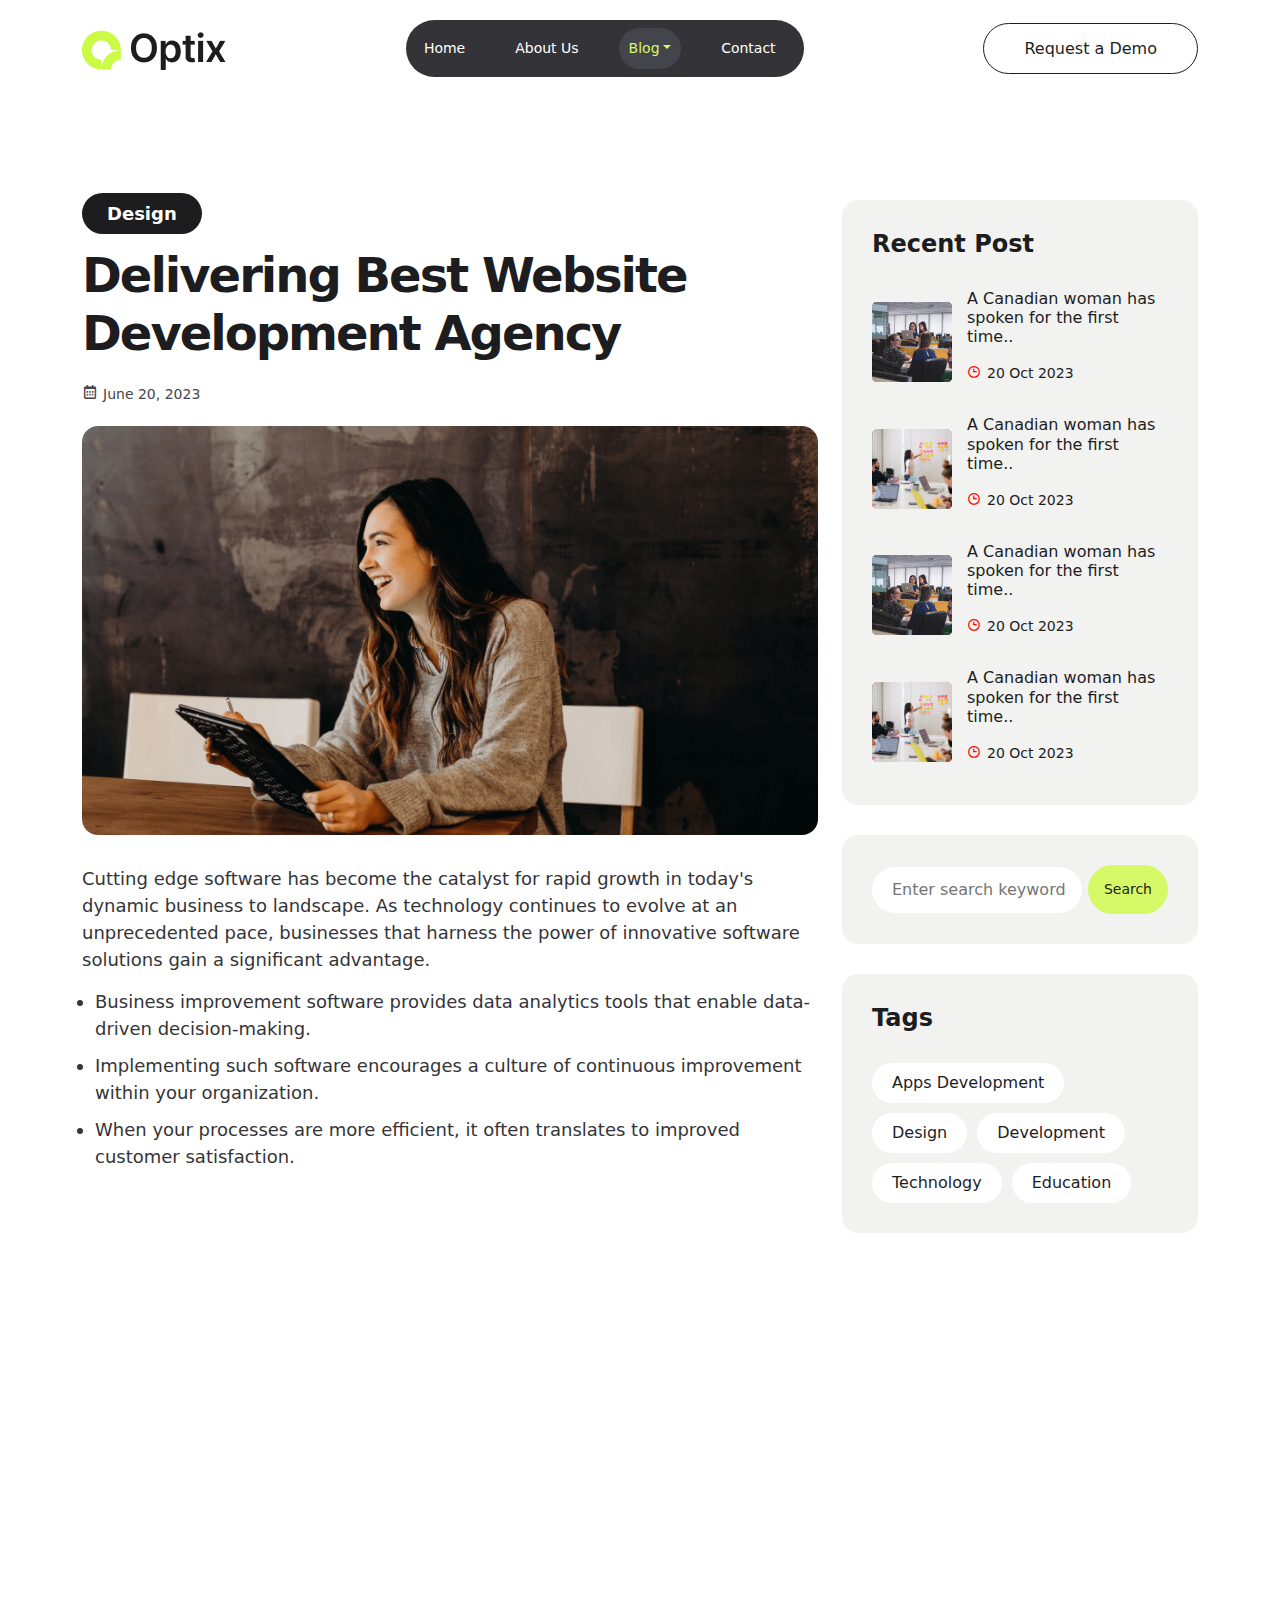
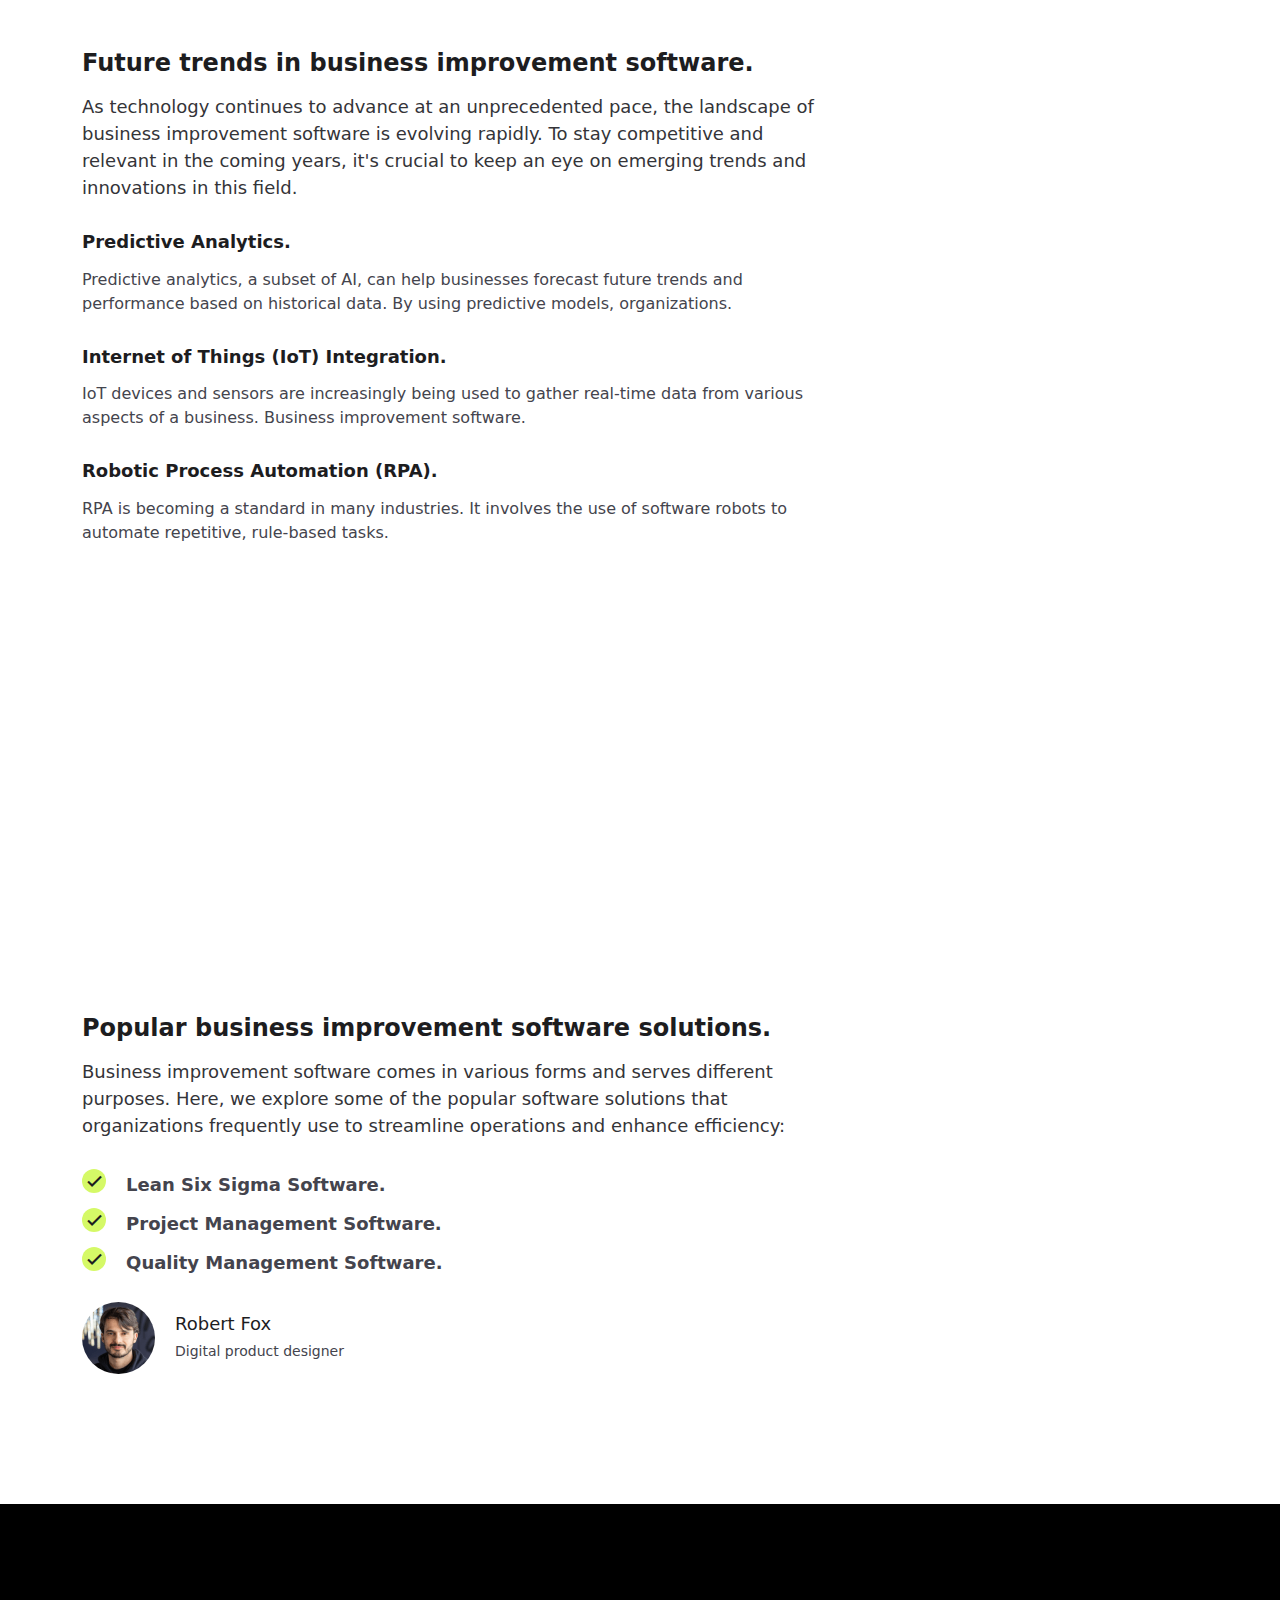
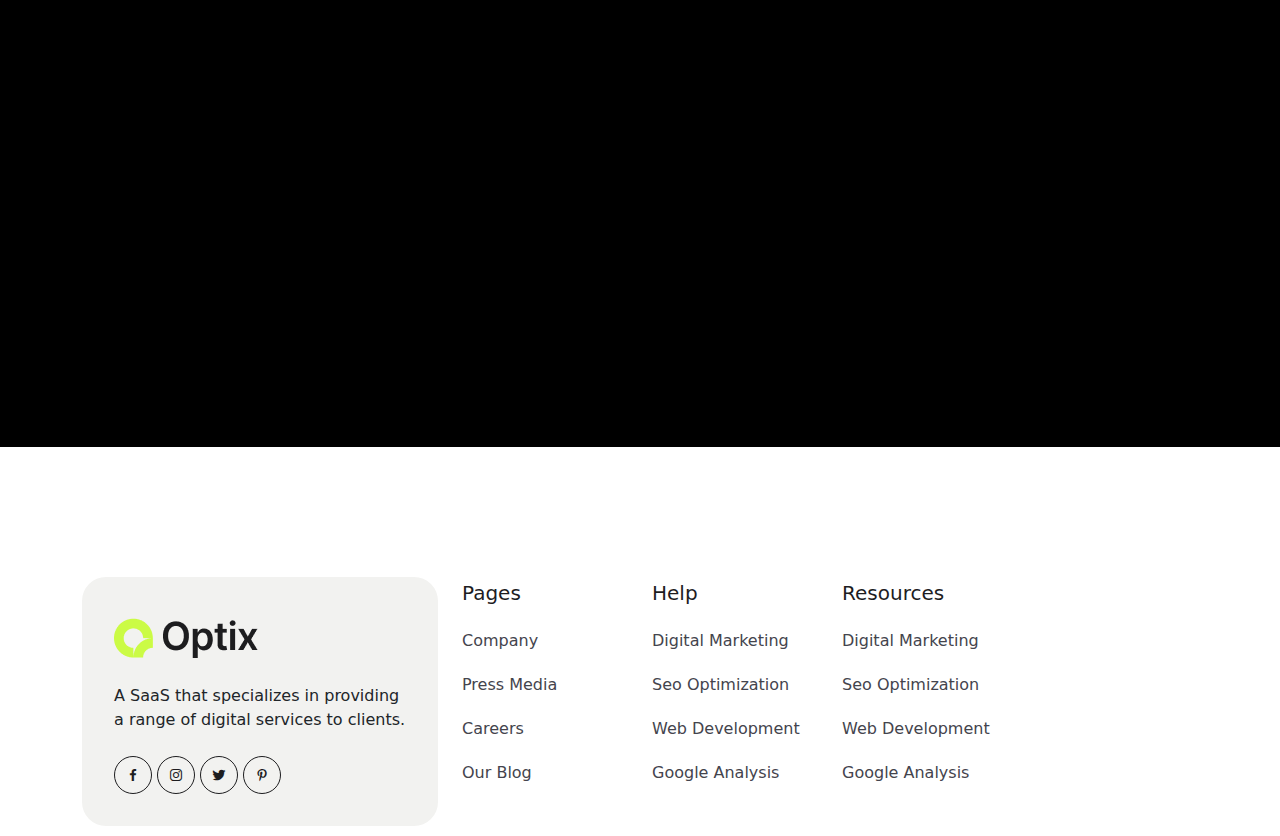
<file: blog-single.html>
<!DOCTYPE html>
<html lang="en">
  <head>
    <meta charset="UTF-8" />
    <meta name="viewport" content="width=device-width, initial-scale=1.0" />
    <link
      href="https://cdn.jsdelivr.net/npm/bootstrap@5.3.3/dist/css/bootstrap.min.css"
      rel="stylesheet"
      integrity="sha384-QWTKZyjpPEjISv5WaRU9OFeRpok6YctnYmDr5pNlyT2bRjXh0JMhjY6hW+ALEwIH"
      crossorigin="anonymous"
    />
    <link
      rel="stylesheet"
      href="https://cdn.jsdelivr.net/npm/boxicons@latest/css/boxicons.min.css"
    />
    <link rel="stylesheet" href="https://unpkg.com/aos@next/dist/aos.css" />
    <link rel="stylesheet" href="blog-single.css" />
    <title>Optix-Blog-Service</title>
  </head>
  <body>
    <div class="header fixed-top" style="background-color: #fff">
      <div class="container d-flex justify-content-between align-items-center">
        <img src="images/logo.png" alt="" />
        <div>
          <ul class="nav">
            <li class="nav-item nlist">
              <a class="nav-link nlink" href="index.html">Home </a>
            </li>
            <li class="nav-item nlist">
              <a class="nav-link nlink" href="">About Us</a>
            </li>
            <li class="nav-item dropdown nlist">
              <a
                class="nav-link dropdown-toggle active"
                data-bs-toggle="dropdown"
                aria-expanded="false"
                href=""
              >
                Blog</a
              >
              <ul class="dropdown-menu nlistdropdown">
                <li>
                  <a class="dropdown-item" href="blog.html">Blog</a>
                </li>
                <li>
                  <a class="dropdown-item" href="blog-single.html"
                    >Blog Single</a
                  >
                </li>
              </ul>
            </li>
            <li class="nav-item nlist">
              <a
                class="nav-link nlink"
                style="margin-right: 0"
                href="contact.html"
              >
                Contact</a
              >
            </li>
          </ul>
        </div>
        <div class="ntrail">
          <a href="">Request a Demo</a>
        </div>
        <div class="hmenu">
          <i onclick="toggleOpen()" class="bx bx-menu"></i>
        </div>
      </div>
    </div>
    <!--  -->
    <div class="ham-menu">
      <div class="container">
        <img class="img-fluid" src="images/logo.png" alt="" />
      </div>

      <ul class="nav">
        <li class="nav-item">
          <a class="nav-link" href="index.html">Home </a>
        </li>
        <li class="nav-item">
          <a onclick="toggleNav()" class="nav-link" href="#aboutus">About Us</a>
        </li>
        <li class="nav-item">
          <a class="nav-link" href="blog.html"> Blog</a>
        </li>
        <li class="nav-item">
          <a class="nav-link" href="blog-single.html">Blog Single</a>
        </li>
        <li class="nav-item">
          <a class="nav-link" href="contact.html"> Contact</a>
        </li>
      </ul>
    </div>
    <!---->
    <!---->
    <section class="first">
      <div class="container">
        <div class="row">
          <div class="col-lg-8 col-md-7">
            <div class="one">
              <div class="fone">
                <span>Design</span>
              </div>
              <h2>Delivering Best Website Development Agency</h2>
              <div class="ftwo">
                <i class="bx bx-calendar"></i><span>June 20, 2023</span>
              </div>
              <div class="image">
                <img
                  data-aos="flip-up"
                  data-aos-duration="1500"
                  class="img-fluid"
                  src="images/blog-sl-1.png"
                  alt=""
                />
              </div>
              <div class="fthree">
                <p>
                  Cutting edge software has become the catalyst for rapid growth
                  in today's dynamic business to landscape. As technology
                  continues to evolve at an unprecedented pace, businesses that
                  harness the power of innovative software solutions gain a
                  significant advantage.
                </p>
                <ul>
                  <li>
                    Business improvement software provides data analytics tools
                    that enable data-driven decision-making.
                  </li>
                  <li>
                    Implementing such software encourages a culture of
                    continuous improvement within your organization.
                  </li>
                  <li>
                    When your processes are more efficient, it often translates
                    to improved customer satisfaction.
                  </li>
                </ul>
              </div>
              <div class="image">
                <img
                  data-aos="flip-up"
                  data-aos-duration="1500"
                  class="img-fluid"
                  src="images/blog-sl-2.png"
                  alt=""
                />
              </div>
              <div class="ffour">
                <h4>Future trends in business improvement software.</h4>
                <p>
                  As technology continues to advance at an unprecedented pace,
                  the landscape of business improvement software is evolving
                  rapidly. To stay competitive and relevant in the coming years,
                  it's crucial to keep an eye on emerging trends and innovations
                  in this field.
                </p>
              </div>
              <div class="ffive">
                <h5>Predictive Analytics.</h5>
                <p>
                  Predictive analytics, a subset of AI, can help businesses
                  forecast future trends and performance based on historical
                  data. By using predictive models, organizations.
                </p>
                <h5>Internet of Things (IoT) Integration.</h5>
                <p>
                  IoT devices and sensors are increasingly being used to gather
                  real-time data from various aspects of a business. Business
                  improvement software.
                </p>
                <h5>Robotic Process Automation (RPA).</h5>
                <p>
                  RPA is becoming a standard in many industries. It involves the
                  use of software robots to automate repetitive, rule-based
                  tasks.
                </p>
              </div>
              <div class="image">
                <img
                  data-aos="flip-up"
                  data-aos-duration="1500"
                  class="img-fluid"
                  src="images/blog-sl-3.png"
                  alt=""
                />
              </div>
              <div class="fsix">
                <h4>Popular business improvement software solutions.</h4>
                <p>
                  Business improvement software comes in various forms and
                  serves different purposes. Here, we explore some of the
                  popular software solutions that organizations frequently use
                  to streamline operations and enhance efficiency:
                </p>
                <ul>
                  <li>
                    <i class="bx bx-check"></i>
                    <span>Lean Six Sigma Software.</span>
                  </li>
                  <li>
                    <i class="bx bx-check"></i>
                    <span> Project Management Software.</span>
                  </li>
                  <li>
                    <i class="bx bx-check"></i>
                    <span>Quality Management Software.</span>
                  </li>
                </ul>
              </div>
              <div class="d-flex fseven">
                <img src="images/us-uss.png" alt="" />
                <div>
                  <h5>Robert Fox</h5>
                  <span> Digital product designer</span>
                </div>
              </div>
            </div>
          </div>
          <div class="col-lg-4 col-md-5">
            <div class="mainpost">
              <div class="post">
                <div>
                  <h4>Recent Post</h4>
                  <div
                    class="d-flex"
                    style="
                      align-items: center;
                      column-gap: 15px;
                      margin-bottom: 20px;
                    "
                  >
                    <img
                      data-aos="zoom-out"
                      data-aos-duration="1500"
                      class="img-fluid"
                      src="images/de-1.jpg"
                      alt=""
                    />
                    <div>
                      <h5>A Canadian woman has spoken for the first time..</h5>
                      <p><i class="bx bx-time"></i><span>20 Oct 2023</span></p>
                    </div>
                  </div>
                  <div
                    class="d-flex"
                    style="
                      align-items: center;
                      column-gap: 15px;
                      margin-bottom: 20px;
                    "
                  >
                    <img
                      data-aos="zoom-out"
                      data-aos-duration="1500"
                      class="img-fluid"
                      src="images/de-2.jpg"
                      alt=""
                    />
                    <div>
                      <h5>A Canadian woman has spoken for the first time..</h5>
                      <p><i class="bx bx-time"></i><span>20 Oct 2023</span></p>
                    </div>
                  </div>
                  <div
                    class="d-flex"
                    style="
                      align-items: center;
                      column-gap: 15px;
                      margin-bottom: 20px;
                    "
                  >
                    <img
                      data-aos="zoom-out"
                      data-aos-duration="1500"
                      class="img-fluid"
                      src="images/de-1.jpg"
                      alt=""
                    />
                    <div>
                      <h5>A Canadian woman has spoken for the first time..</h5>
                      <p><i class="bx bx-time"></i><span>20 Oct 2023</span></p>
                    </div>
                  </div>
                  <div
                    class="d-flex"
                    style="align-items: center; column-gap: 15px"
                  >
                    <img
                      data-aos="zoom-out"
                      data-aos-duration="1500"
                      class="img-fluid"
                      src="images/de-2.jpg"
                      alt=""
                    />
                    <div>
                      <h5>A Canadian woman has spoken for the first time..</h5>
                      <p><i class="bx bx-time"></i><span>20 Oct 2023</span></p>
                    </div>
                  </div>
                </div>
              </div>
              <div class="post">
                <div class="two">
                  <form action="">
                    <input type="text" placeholder="Enter search keyword" />
                    <button>Search</button>
                  </form>
                </div>
              </div>
              <div class="post">
                <div class="three">
                  <h4>Tags</h4>
                  <div class="link">
                    <a href="">Apps Development</a>
                    <a href=""> Design</a>
                    <a href=""> Development </a>
                    <a href=""> Technology </a>
                    <a href="">Education </a>
                  </div>
                </div>
              </div>
            </div>
          </div>
        </div>
      </div>
    </section>
    <!---->
    <section class="last">
      <div class="container">
        <div
          class="text-center"
          style="position: relative"
          data-aos="zoom-in"
          data-aos-duration="1500"
        >
          <h2>Get started with <br />Optix today.</h2>
          <div>
            <form action="">
              <input
                class="search"
                type="email"
                placeholder="Enter your email"
              />
              <button class="submit">Start Free Trail</button>
            </form>
            <p>No Credit Card Required . Cancel Anytime</p>
          </div>
          <img class="image" src="images/arr.png" alt="" />
        </div>
      </div>
    </section>
    <!---->
    <footer>
      <div class="footer">
        <div class="container">
          <div class="row">
            <div class="col-lg-4 col-md-6">
              <div class="one">
                <div>
                  <img
                    style="margin-bottom: 20px"
                    src="images/logo.png"
                    alt=""
                  />
                </div>
                <p>
                  A SaaS that specializes in providing a range of digital
                  services to clients.
                </p>
                <div>
                  <i class="bx bxl-facebook"></i>
                  <i class="bx bxl-instagram"></i>
                  <i class="bx bxl-twitter"></i>
                  <i class="bx bxl-pinterest-alt"></i>
                </div>
              </div>
            </div>

            <div
              class="col-lg-2 col-md-6 col-sm-4"
              style="align-content: center"
            >
              <div class="item">
                <h4>Pages</h4>
                <ul>
                  <li>Company</li>
                  <li>Press Media</li>
                  <li>Careers</li>
                  <li>Our Blog</li>
                </ul>
              </div>
            </div>
            <div
              class="col-lg-2 col-md-6 col-sm-4"
              style="align-content: center"
            >
              <div class="item">
                <h4>Help</h4>
                <ul>
                  <li>Digital Marketing</li>
                  <li>Seo Optimization</li>
                  <li>Web Development</li>
                  <li>Google Analysis</li>
                </ul>
              </div>
            </div>
            <div
              class="col-lg-2 col-md-6 col-sm-4"
              style="align-content: center"
            >
              <div class="item">
                <h4>Resources</h4>
                <ul>
                  <li>Digital Marketing</li>
                  <li>Seo Optimization</li>
                  <li>Web Development</li>
                  <li>Google Analysis</li>
                </ul>
              </div>
            </div>
          </div>
        </div>
      </div>
    </footer>
    <!---->
    <script
      src="https://cdn.jsdelivr.net/npm/bootstrap@5.3.3/dist/js/bootstrap.bundle.min.js"
      integrity="sha384-YvpcrYf0tY3lHB60NNkmXc5s9fDVZLESaAA55NDzOxhy9GkcIdslK1eN7N6jIeHz"
      crossorigin="anonymous"
    ></script>
    <script src="index.js"></script>
    <script src="https://unpkg.com/aos@next/dist/aos.js"></script>
    <script>
      AOS.init();
    </script>
  </body>
</html>
</file>
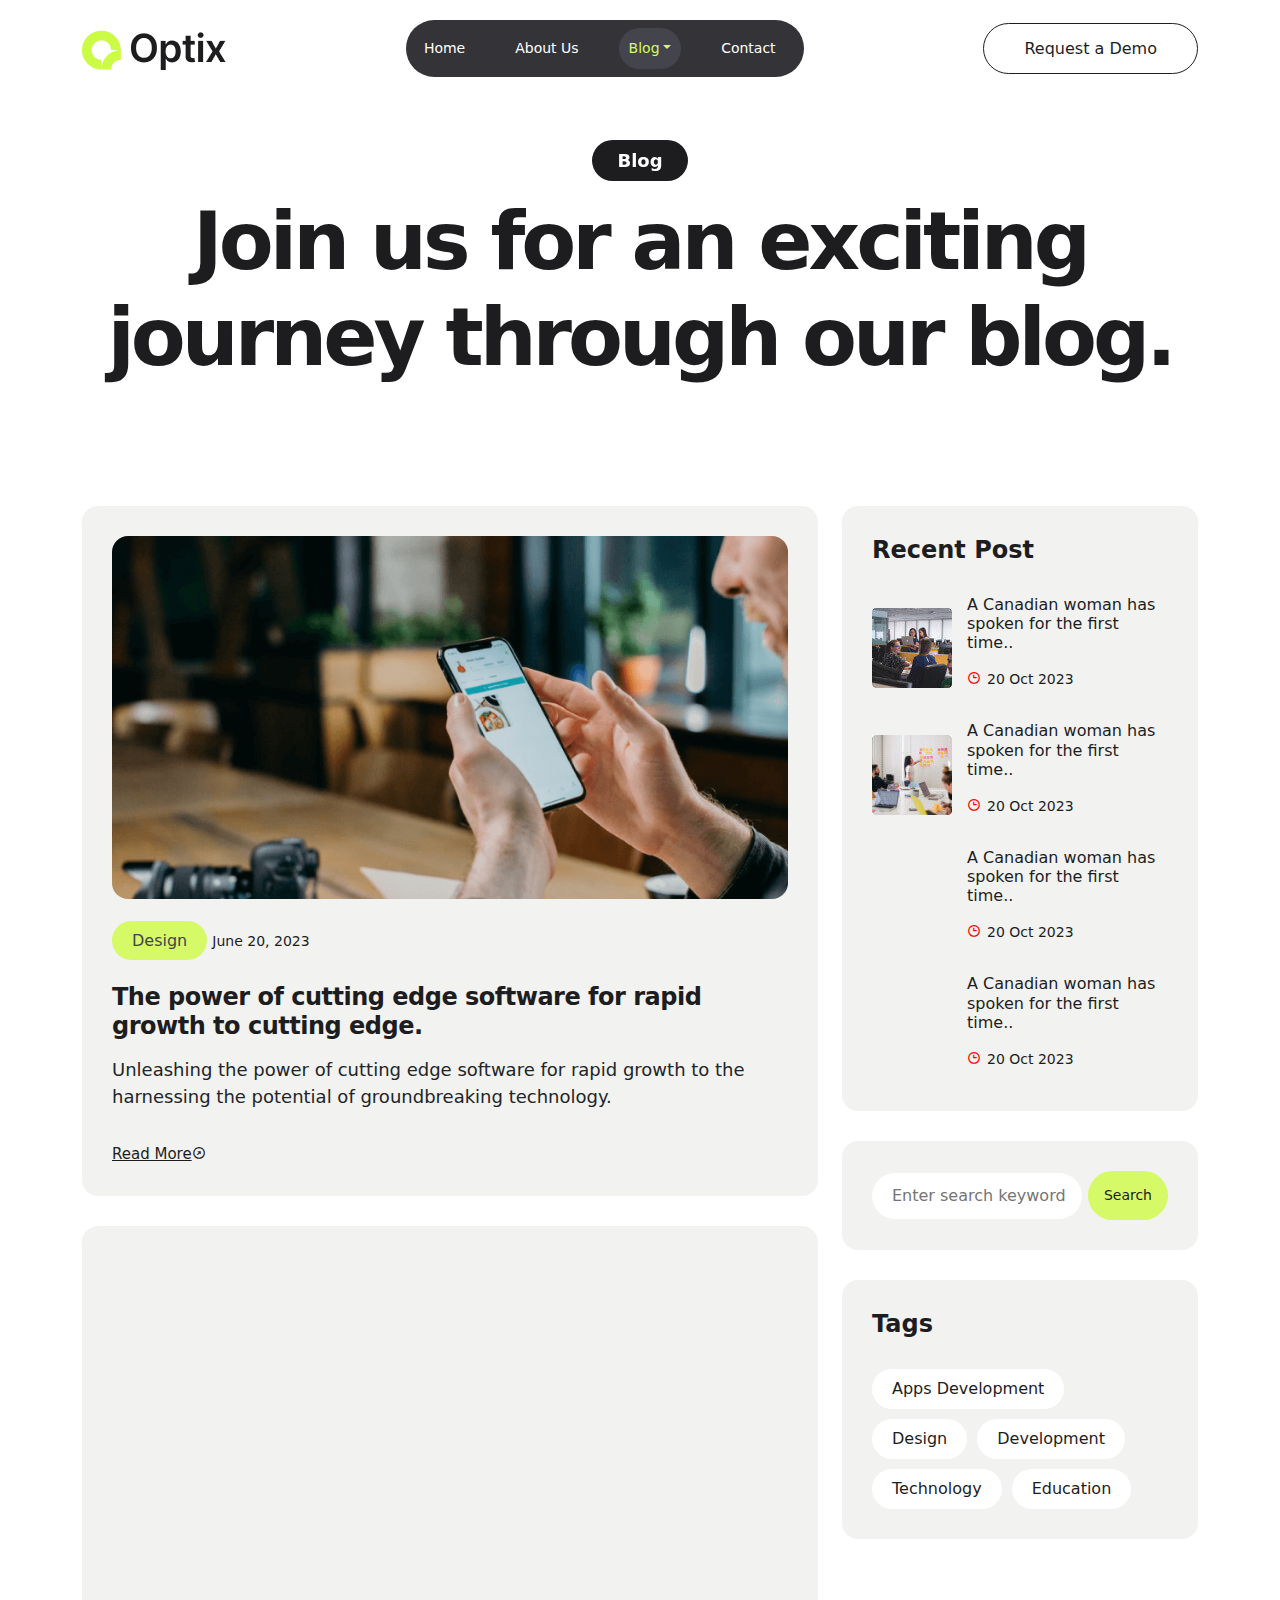
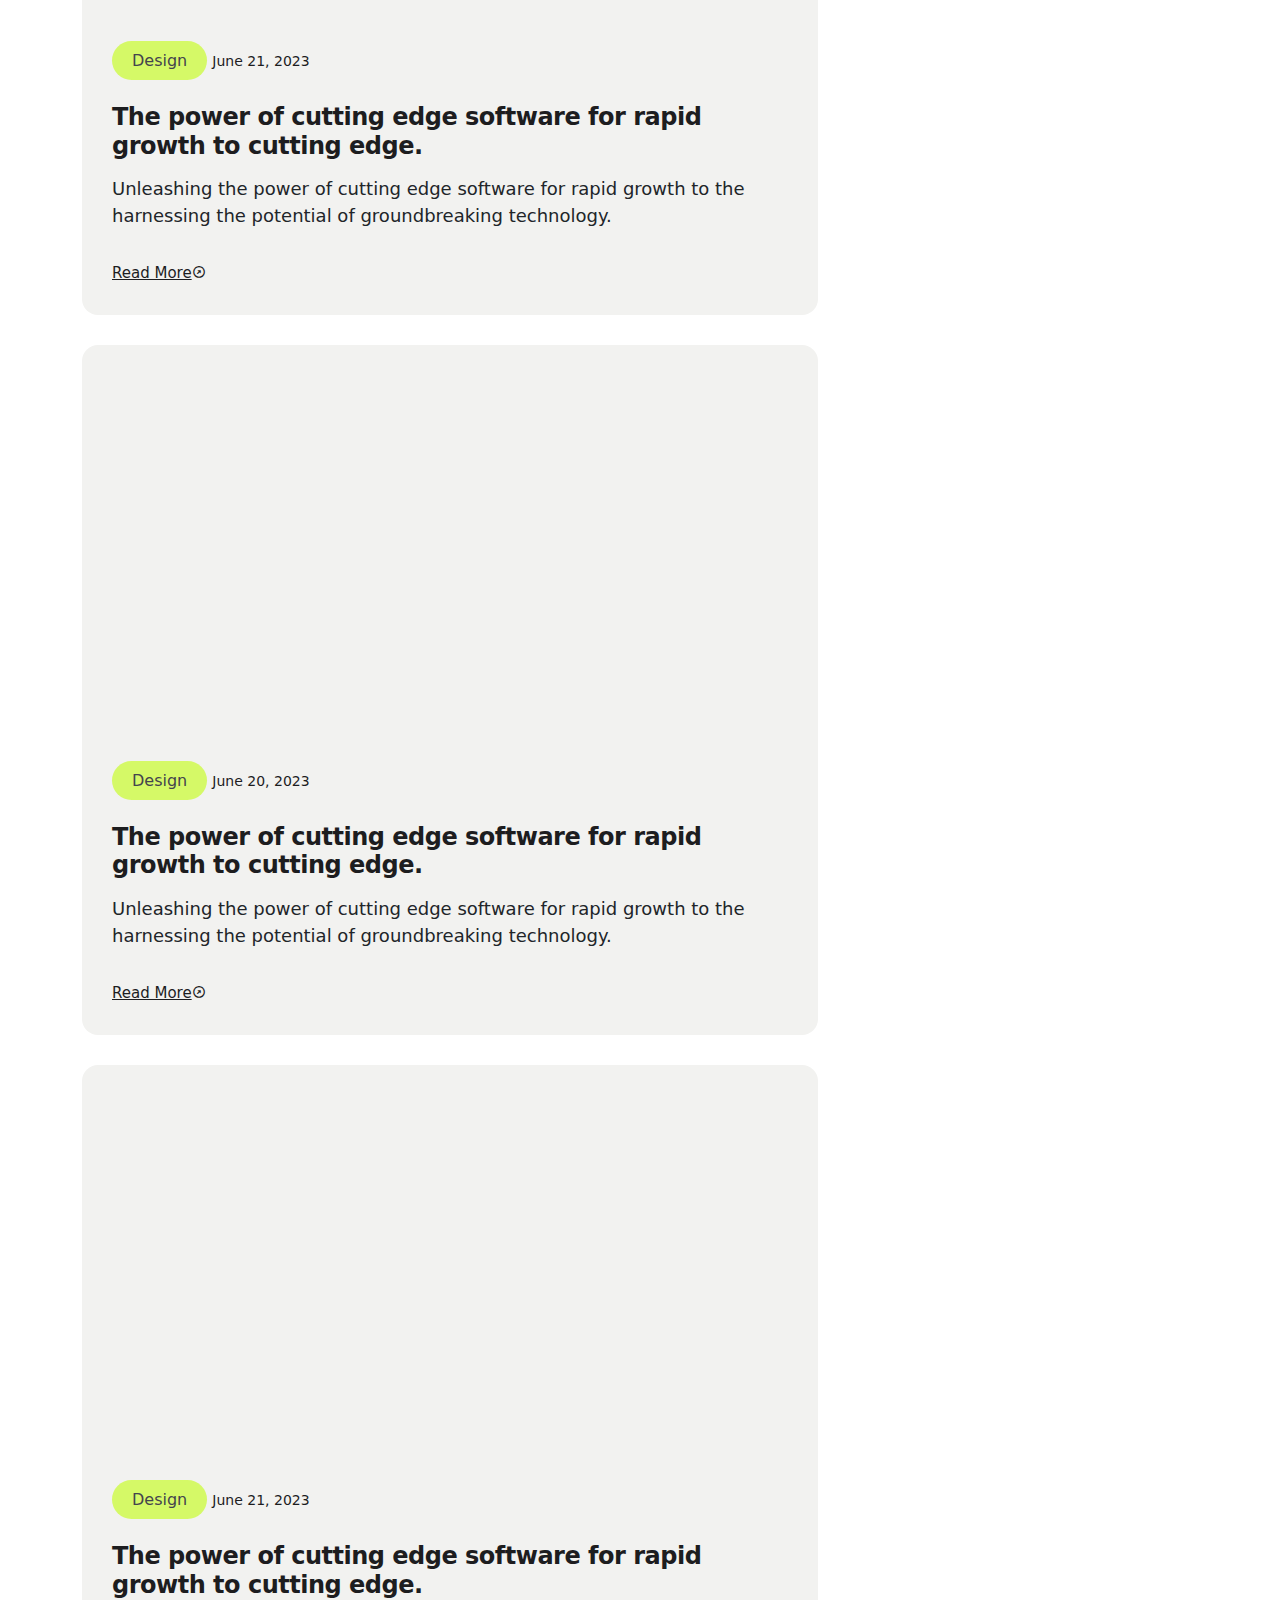
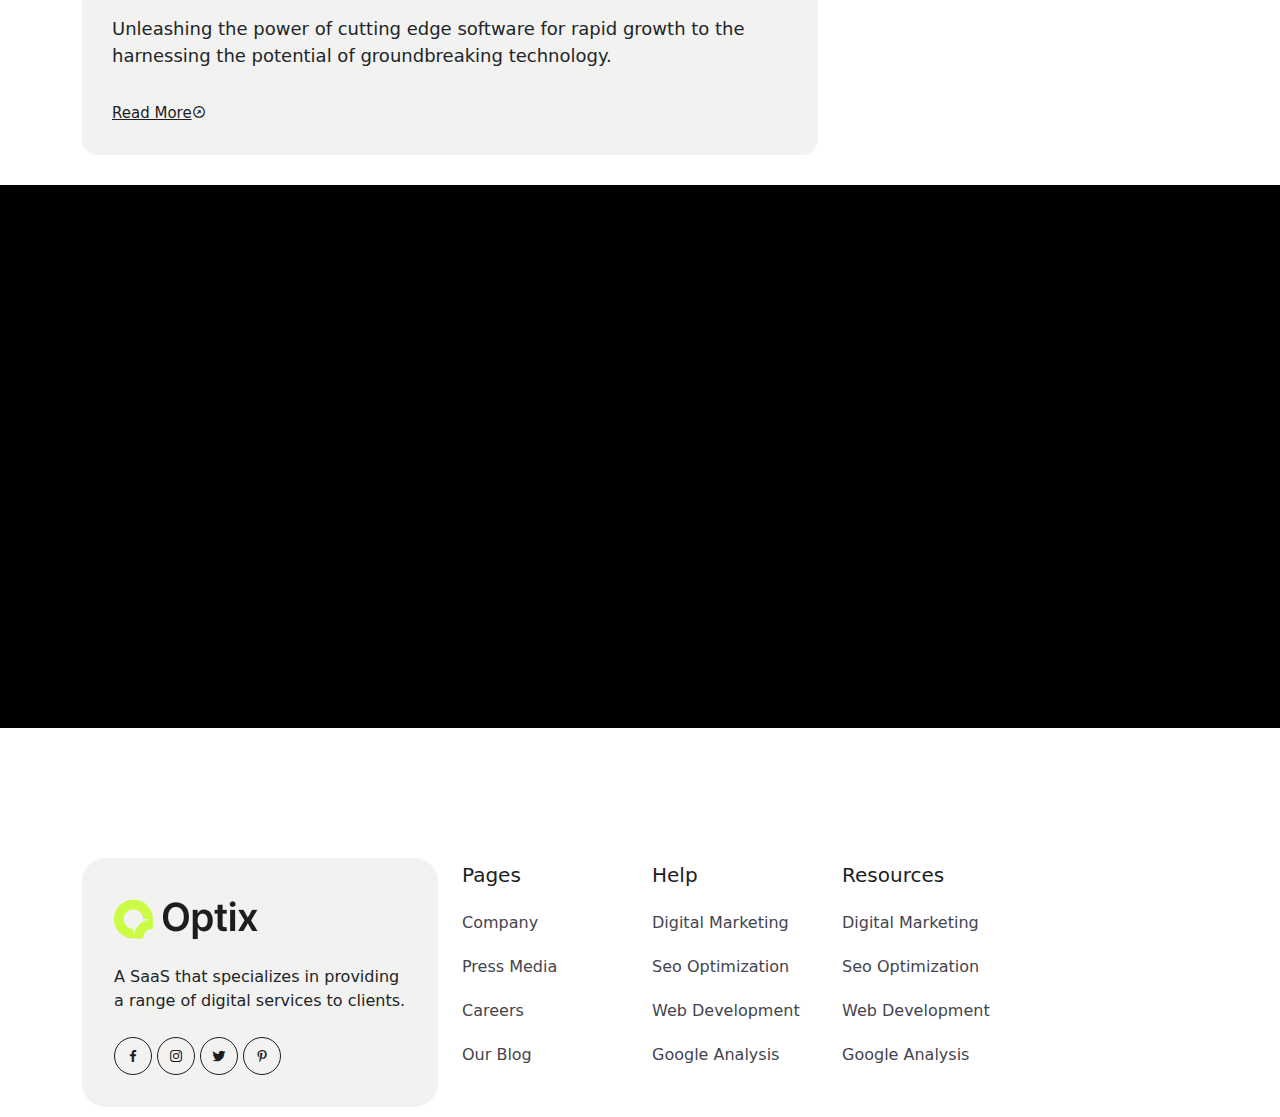
<file: blog.html>
<!DOCTYPE html>
<html lang="en">
  <head>
    <meta charset="UTF-8" />
    <meta name="viewport" content="width=device-width, initial-scale=1.0" />
    <link
      href="https://cdn.jsdelivr.net/npm/bootstrap@5.3.3/dist/css/bootstrap.min.css"
      rel="stylesheet"
      integrity="sha384-QWTKZyjpPEjISv5WaRU9OFeRpok6YctnYmDr5pNlyT2bRjXh0JMhjY6hW+ALEwIH"
      crossorigin="anonymous"
    />
    <link
      rel="stylesheet"
      href="https://cdn.jsdelivr.net/npm/boxicons@latest/css/boxicons.min.css"
    />
    <link rel="stylesheet" href="https://unpkg.com/aos@next/dist/aos.css" />
    <link rel="stylesheet" href="blog.css" />
    <title>Optix-Blog</title>
  </head>
  <body>
    <div class="header fixed-top" style="background-color: #fff">
      <div class="container d-flex justify-content-between align-items-center">
        <img src="images/logo.png" alt="" />
        <div>
          <ul class="nav">
            <li class="nav-item nlist">
              <a class="nav-link nlink" href="index.html">Home </a>
            </li>
            <li class="nav-item nlist">
              <a class="nav-link nlink" href="">About Us</a>
            </li>

            <li class="nav-item dropdown nlist">
              <a
                class="nav-link dropdown-toggle active"
                data-bs-toggle="dropdown"
                aria-expanded="false"
                href="blog.html"
              >
                Blog</a
              >
              <ul class="dropdown-menu nlistdropdown">
                <li>
                  <a class="dropdown-item" href="blog.html">Blog</a>
                </li>
                <li>
                  <a class="dropdown-item" href="blog-single.html"
                    >Blog Single</a
                  >
                </li>
              </ul>
            </li>
            <li class="nav-item nlist">
              <a
                class="nav-link nlink"
                style="margin-right: 0"
                href="contact.html"
              >
                Contact</a
              >
            </li>
          </ul>
        </div>
        <div class="ntrail">
          <a href="">Request a Demo</a>
        </div>
        <div class="hmenu">
          <i onclick="toggleOpen()" class="bx bx-menu"></i>
        </div>
      </div>
    </div>
    <!--  -->
    <!--  -->
    <div class="ham-menu">
      <div class="container">
        <img class="img-fluid" src="images/logo.png" alt="" />
      </div>

      <ul class="nav">
        <li class="nav-item">
          <a class="nav-link" href="index.html">Home </a>
        </li>
        <li class="nav-item">
          <a onclick="toggleNav()" class="nav-link" href="#aboutus">About Us</a>
        </li>
        <li class="nav-item">
          <a class="nav-link" href="blog.html"> Blog</a>
        </li>
        <li class="nav-item">
          <a class="nav-link" href="blog-single.html">Blog Single</a>
        </li>
        <li class="nav-item">
          <a class="nav-link" href="contact.html"> Contact</a>
        </li>
      </ul>
    </div>
    <!---->
    <!--  -->
    <section class="first">
      <div class="container">
        <div class="one" data-aos="zoom-in" data-aos-duration="1500">
          <div style="margin-bottom: 20px">
            <span class="test">Blog</span>
          </div>
          <h2>Join us for an exciting <br />journey through our blog.</h2>
        </div>
      </div>
    </section>
    <!---->
    <section class="second">
      <div class="container">
        <div class="row">
          <div class="col-lg-8 col-md-6">
            <div class="blog">
              <img
                data-aos="flip-up"
                data-aos-duration="1500"
                class="img-fluid"
                src="images/blog-page-1.png"
                alt=""
              />
              <div class="one">
                <a href=""> Design</a> <span>June 20, 2023</span>
              </div>
              <h4>
                The power of cutting edge software for rapid growth to cutting
                edge.
              </h4>
              <p>
                Unleashing the power of cutting edge software for rapid growth
                to the harnessing the potential of groundbreaking technology.
              </p>
              <a class="readmore" href="">
                Read More<i class="bx bx-right-top-arrow-circle"></i
              ></a>
            </div>
            <div class="blog">
              <div>
                <img
                  data-aos="flip-up"
                  data-aos-duration="1500"
                  class="img-fluid"
                  src="images/blog-page-2.png"
                  alt=""
                />
              </div>
              <div class="one">
                <a href=""> Design</a> <span>June 21, 2023</span>
              </div>
              <h4>
                The power of cutting edge software for rapid growth to cutting
                edge.
              </h4>
              <p>
                Unleashing the power of cutting edge software for rapid growth
                to the harnessing the potential of groundbreaking technology.
              </p>
              <a class="readmore" href="">
                Read More<i class="bx bx-right-top-arrow-circle"></i
              ></a>
            </div>
            <div class="blog">
              <img
                data-aos="flip-up"
                data-aos-duration="1500"
                class="img-fluid"
                src="images/blog-page-1.png"
                alt=""
              />
              <div class="one">
                <a href=""> Design</a> <span>June 20, 2023</span>
              </div>
              <h4>
                The power of cutting edge software for rapid growth to cutting
                edge.
              </h4>
              <p>
                Unleashing the power of cutting edge software for rapid growth
                to the harnessing the potential of groundbreaking technology.
              </p>
              <a class="readmore" href="">
                Read More<i class="bx bx-right-top-arrow-circle"></i
              ></a>
            </div>
            <div class="blog">
              <div>
                <img
                  data-aos="flip-up"
                  data-aos-duration="1500"
                  class="img-fluid"
                  src="images/blog-page-2.png"
                  alt=""
                />
              </div>
              <div class="one">
                <a href=""> Design</a> <span>June 21, 2023</span>
              </div>
              <h4>
                The power of cutting edge software for rapid growth to cutting
                edge.
              </h4>
              <p>
                Unleashing the power of cutting edge software for rapid growth
                to the harnessing the potential of groundbreaking technology.
              </p>
              <a class="readmore" href="">
                Read More<i class="bx bx-right-top-arrow-circle"></i
              ></a>
            </div>
          </div>
          <div class="col-lg-4 col-md-6">
            <div class="post">
              <div>
                <h4>Recent Post</h4>
                <div
                  class="d-flex"
                  style="
                    align-items: center;
                    column-gap: 15px;
                    margin-bottom: 20px;
                  "
                >
                  <img
                    data-aos="zoom-out"
                    data-aos-duration="1500"
                    class="img-fluid"
                    src="images/de-1.jpg"
                    alt=""
                  />
                  <div>
                    <h5>A Canadian woman has spoken for the first time..</h5>
                    <p><i class="bx bx-time"></i><span>20 Oct 2023</span></p>
                  </div>
                </div>
                <div
                  class="d-flex"
                  style="
                    align-items: center;
                    column-gap: 15px;
                    margin-bottom: 20px;
                  "
                >
                  <img
                    data-aos="zoom-out"
                    data-aos-duration="1500"
                    class="img-fluid"
                    src="images/de-2.jpg"
                    alt=""
                  />
                  <div>
                    <h5>A Canadian woman has spoken for the first time..</h5>
                    <p><i class="bx bx-time"></i><span>20 Oct 2023</span></p>
                  </div>
                </div>
                <div
                  class="d-flex"
                  style="
                    align-items: center;
                    column-gap: 15px;
                    margin-bottom: 20px;
                  "
                >
                  <img
                    data-aos="zoom-out"
                    data-aos-duration="1500"
                    class="img-fluid"
                    src="images/de-1.jpg"
                    alt=""
                  />
                  <div>
                    <h5>A Canadian woman has spoken for the first time..</h5>
                    <p><i class="bx bx-time"></i><span>20 Oct 2023</span></p>
                  </div>
                </div>
                <div
                  class="d-flex"
                  style="align-items: center; column-gap: 15px"
                >
                  <img
                    data-aos="zoom-out"
                    data-aos-duration="1500"
                    class="img-fluid"
                    src="images/de-2.jpg"
                    alt=""
                  />
                  <div>
                    <h5>A Canadian woman has spoken for the first time..</h5>
                    <p><i class="bx bx-time"></i><span>20 Oct 2023</span></p>
                  </div>
                </div>
              </div>
            </div>
            <div class="post">
              <div class="two">
                <form
                  action=""
                  class="d-flex"
                  style="align-items: center; column-gap: 6px"
                >
                  <input type="text" placeholder="Enter search keyword" />
                  <button>Search</button>
                </form>
              </div>
            </div>
            <div class="post">
              <div class="three">
                <h4>Tags</h4>
                <div class="link">
                  <a href="">Apps Development</a>
                  <a href=""> Design</a>
                  <a href=""> Development </a>
                  <a href=""> Technology </a>
                  <a href="">Education </a>
                </div>
              </div>
            </div>
          </div>
        </div>
      </div>
    </section>
    <!---->
    <!--  -->
    <section class="last">
      <div class="container">
        <div
          class="text-center"
          style="position: relative"
          data-aos="zoom-in"
          data-aos-duration="1500"
        >
          <h2>Get started with <br />Optix today.</h2>
          <div>
            <form action="">
              <input
                class="search"
                type="email"
                placeholder="Enter your email"
              />
              <button class="submit">Start Free Trail</button>
            </form>
            <p>No Credit Card Required . Cancel Anytime</p>
          </div>
          <img class="image" src="images/arr.png" alt="" />
        </div>
      </div>
    </section>
    <!---->
    <footer>
      <div class="footer">
        <div class="container">
          <div class="row">
            <div class="col-lg-4 col-md-6">
              <div class="one">
                <div>
                  <img
                    style="margin-bottom: 20px"
                    class="img-fluid"
                    src="images/logo.png"
                    alt=""
                  />
                </div>
                <p>
                  A SaaS that specializes in providing a range of digital
                  services to clients.
                </p>
                <div>
                  <i class="bx bxl-facebook"></i>
                  <i class="bx bxl-instagram"></i>
                  <i class="bx bxl-twitter"></i>
                  <i class="bx bxl-pinterest-alt"></i>
                </div>
              </div>
            </div>
            <div
              class="col-lg-2 col-md-6 col-sm-4"
              style="align-content: center"
            >
              <div class="item">
                <h4>Pages</h4>
                <ul>
                  <li>Company</li>
                  <li>Press Media</li>
                  <li>Careers</li>
                  <li>Our Blog</li>
                </ul>
              </div>
            </div>
            <div
              class="col-lg-2 col-md-6 col-sm-4"
              style="align-content: center"
            >
              <div class="item">
                <h4>Help</h4>
                <ul>
                  <li>Digital Marketing</li>
                  <li>Seo Optimization</li>
                  <li>Web Development</li>
                  <li>Google Analysis</li>
                </ul>
              </div>
            </div>
            <div
              class="col-lg-2 col-md-6 col-sm-4"
              style="align-content: center"
            >
              <div class="item">
                <h4>Resources</h4>
                <ul>
                  <li>Digital Marketing</li>
                  <li>Seo Optimization</li>
                  <li>Web Development</li>
                  <li>Google Analysis</li>
                </ul>
              </div>
            </div>
          </div>
        </div>
      </div>
    </footer>
    <!---->
    <script
      src="https://cdn.jsdelivr.net/npm/bootstrap@5.3.3/dist/js/bootstrap.bundle.min.js"
      integrity="sha384-YvpcrYf0tY3lHB60NNkmXc5s9fDVZLESaAA55NDzOxhy9GkcIdslK1eN7N6jIeHz"
      crossorigin="anonymous"
    ></script>
    <script src="index.js"></script>
    <script src="https://unpkg.com/aos@next/dist/aos.js"></script>
    <script>
      AOS.init();
    </script>
  </body>
</html>
</file>
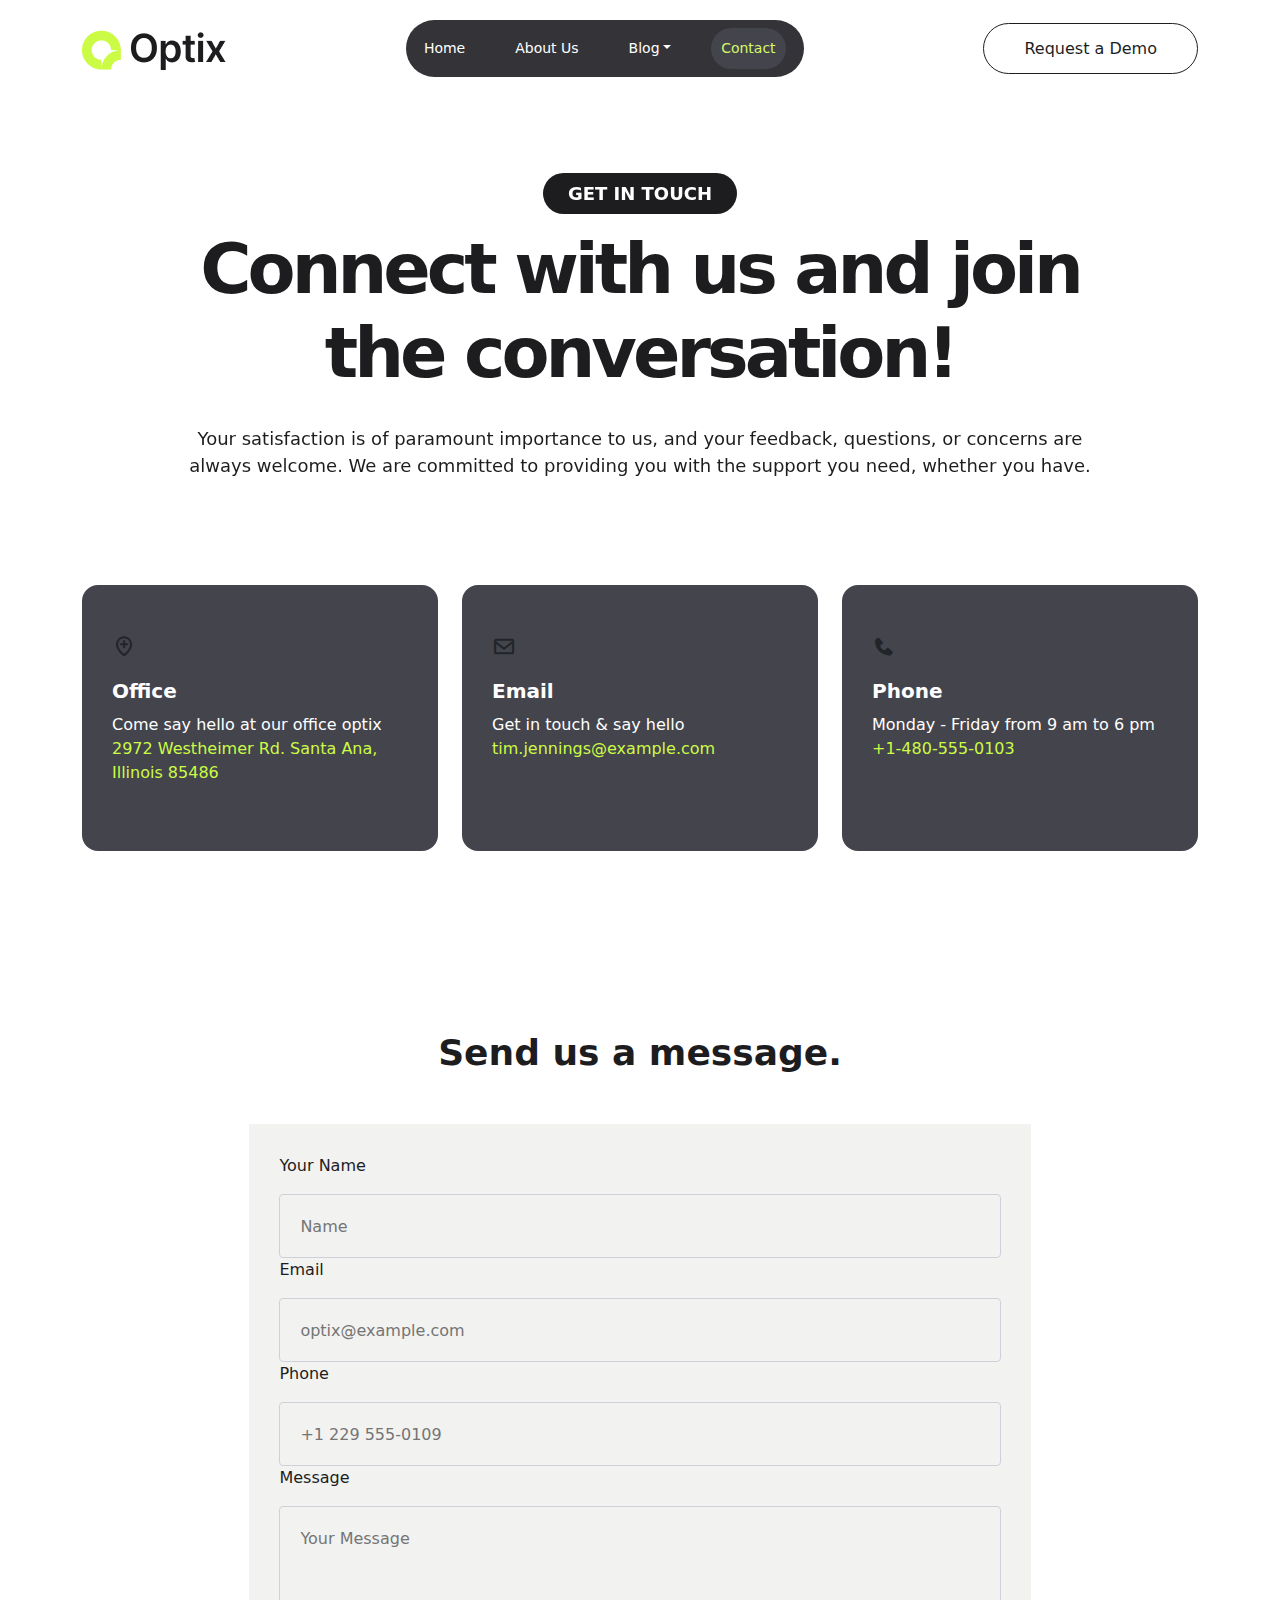
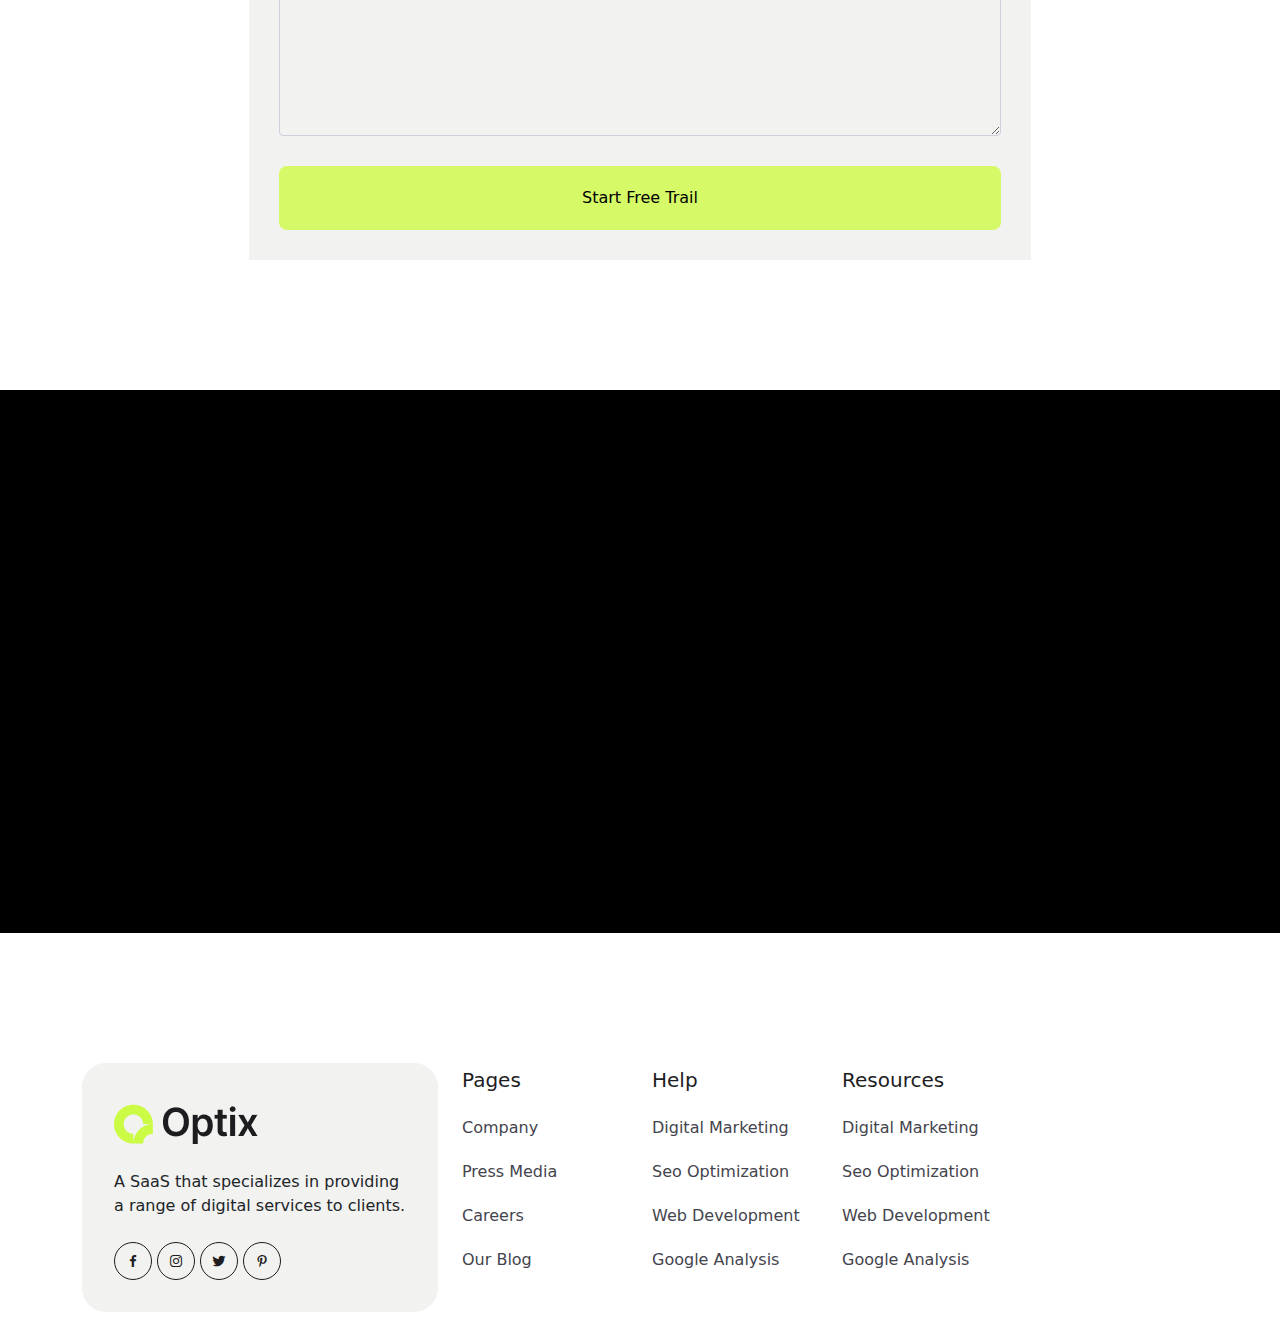
<file: contact.html>
<!DOCTYPE html>
<html lang="en">
  <head>
    <meta charset="UTF-8" />
    <meta name="viewport" content="width=device-width, initial-scale=1.0" />
    <link
      href="https://cdn.jsdelivr.net/npm/bootstrap@5.3.3/dist/css/bootstrap.min.css"
      rel="stylesheet"
      integrity="sha384-QWTKZyjpPEjISv5WaRU9OFeRpok6YctnYmDr5pNlyT2bRjXh0JMhjY6hW+ALEwIH"
      crossorigin="anonymous"
    />
    <link
      rel="stylesheet"
      href="https://cdn.jsdelivr.net/npm/boxicons@latest/css/boxicons.min.css"
    />
    <link rel="stylesheet" href="https://unpkg.com/aos@next/dist/aos.css" />
    <link rel="stylesheet" href="contact.css" />
    <title>Optix-Contact Us</title>
  </head>
  <body>
    <div class="header fixed-top" style="background-color: #fff">
      <div class="container d-flex justify-content-between align-items-center">
        <img src="images/logo.png" alt="" />
        <div>
          <ul class="nav">
            <li class="nav-item nlist">
              <a class="nav-link nlink" href="index.html">Home </a>
            </li>
            <li class="nav-item nlist">
              <a class="nav-link nlink" href="">About Us</a>
            </li>

            <li class="nav-item dropdown nlist">
              <a
                class="nav-link dropdown-toggle nlink"
                data-bs-toggle="dropdown"
                aria-expanded="false"
                href=""
              >
                Blog</a
              >
              <ul class="dropdown-menu nlistdropdown">
                <li>
                  <a class="dropdown-item" href="blog.html">Blog</a>
                </li>
                <li>
                  <a class="dropdown-item" href="blog-single.html"
                    >Blog Single</a
                  >
                </li>
              </ul>
            </li>
            <li class="nav-item nlist">
              <a
                class="nav-link active"
                style="margin-right: 0"
                href="contact.html"
              >
                Contact</a
              >
            </li>
          </ul>
        </div>
        <div class="ntrail">
          <a href="">Request a Demo</a>
        </div>
        <div class="hmenu">
          <i onclick="toggleOpen()" class="bx bx-menu"></i>
        </div>
      </div>
    </div>
    <!--  -->
    <div class="ham-menu">
      <div class="container">
        <img class="img-fluid" src="images/logo.png" alt="" />
      </div>

      <ul class="nav">
        <li class="nav-item">
          <a class="nav-link" href="index.html">Home </a>
        </li>
        <li class="nav-item">
          <a onclick="toggleNav()" class="nav-link" href="#aboutus">About Us</a>
        </li>
        <li class="nav-item">
          <a class="nav-link" href="blog.html"> Blog</a>
        </li>
        <li class="nav-item">
          <a class="nav-link" href="blog-single.html">Blog Single</a>
        </li>
        <li class="nav-item">
          <a class="nav-link" href="contact.html"> Contact</a>
        </li>
      </ul>
    </div>
    <!---->
    <section class="first">
      <div class="container">
        <div class="one" data-aos="zoom-in" data-aos-duration="1500">
          <div class="get">
            <span class="test">GET IN TOUCH</span>
          </div>
          <h2>Connect with us and join <br />the conversation!</h2>
          <p>
            Your satisfaction is of paramount importance to us, and your
            feedback, questions, or concerns are always welcome. We are
            committed to providing you with the support you need, whether you
            have.
          </p>
        </div>
      </div>
    </section>

    <!---->
    <section class="second">
      <div class="container">
        <div class="contact">
          <div class="row">
            <div
              class="col-lg-4 d-flex align-items-stretch"
              data-aos="fade-up"
              data-aos-duration="1500"
            >
              <div class="one">
                <i class="bx bx-location-plus"></i>
                <h5>Office</h5>
                <span> Come say hello at our office optix</span>
                <p>2972 Westheimer Rd. Santa Ana, Illinois 85486</p>
              </div>
            </div>
            <div
              class="col-lg-4 d-flex align-items-stretch"
              data-aos="fade-up"
              data-aos-duration="1500"
            >
              <div class="one">
                <i class="bx bx-envelope"></i>
                <h5>Email</h5>
                <span> Get in touch & say hello</span>
                <p>tim.jennings@example.com</p>
              </div>
            </div>
            <div
              class="col-lg-4 d-flex align-items-stretch"
              data-aos="fade-up"
              data-aos-duration="1500"
            >
              <div class="one">
                <i class="bx bxs-phone"></i>
                <h5>Phone</h5>
                <span> Monday - Friday from 9 am to 6 pm</span>
                <p>+1-480-555-0103</p>
              </div>
            </div>
          </div>
        </div>
        <div class="cform">
          <div><h2>Send us a message.</h2></div>
          <div class="fform">
            <form action="">
              <div>
                <label for=""> Your Name </label>
                <input type="text" placeholder="Name" />
              </div>
              <div>
                <label for="">Email</label>
                <input type="email" placeholder="optix@example.com" />
              </div>
              <div>
                <label for="">Phone</label>
                <input type="tel" placeholder="+1 229 555-0109" />
              </div>
              <div>
                <label for="">Message</label>
                <textarea name="" placeholder="Your Message"></textarea>
              </div>
              <button>Start Free Trail</button>
            </form>
          </div>
        </div>
      </div>
    </section>
    <!---->
    <!--  -->
    <section class="last">
      <div class="container">
        <div
          class="text-center"
          style="position: relative"
          data-aos="zoom-in"
          data-aos-duration="1500"
        >
          <h2>Get started with <br />Optix today.</h2>
          <div>
            <form action="">
              <input
                class="search"
                type="email"
                placeholder="Enter your email"
              />
              <button class="submit">Start Free Trail</button>
            </form>
            <p>No Credit Card Required . Cancel Anytime</p>
          </div>
          <img class="image" src="images/arr.png" alt="" />
        </div>
      </div>
    </section>
    <!---->
    <!--  -->
    <footer>
      <div class="footer">
        <div class="container">
          <div class="row">
            <div class="col-lg-4 col-md-6">
              <div class="one">
                <div>
                  <img
                    style="margin-bottom: 20px"
                    src="images/logo.png"
                    alt=""
                  />
                </div>
                <p>
                  A SaaS that specializes in providing a range of digital
                  services to clients.
                </p>
                <div>
                  <i class="bx bxl-facebook"></i>
                  <i class="bx bxl-instagram"></i>
                  <i class="bx bxl-twitter"></i>
                  <i class="bx bxl-pinterest-alt"></i>
                </div>
              </div>
            </div>

            <div
              class="col-lg-2 col-md-6 col-sm-4"
              style="align-content: center"
            >
              <div class="item">
                <h4>Pages</h4>
                <ul>
                  <li>Company</li>
                  <li>Press Media</li>
                  <li>Careers</li>
                  <li>Our Blog</li>
                </ul>
              </div>
            </div>
            <div
              class="col-lg-2 col-md-6 col-sm-4"
              style="align-content: center"
            >
              <div class="item">
                <h4>Help</h4>
                <ul>
                  <li>Digital Marketing</li>
                  <li>Seo Optimization</li>
                  <li>Web Development</li>
                  <li>Google Analysis</li>
                </ul>
              </div>
            </div>
            <div
              class="col-lg-2 col-md-6 col-sm-4"
              style="align-content: center"
            >
              <div class="item">
                <h4>Resources</h4>
                <ul>
                  <li>Digital Marketing</li>
                  <li>Seo Optimization</li>
                  <li>Web Development</li>
                  <li>Google Analysis</li>
                </ul>
              </div>
            </div>
          </div>
        </div>
      </div>
    </footer>
    <!---->
    <script
      src="https://cdn.jsdelivr.net/npm/bootstrap@5.3.3/dist/js/bootstrap.bundle.min.js"
      integrity="sha384-YvpcrYf0tY3lHB60NNkmXc5s9fDVZLESaAA55NDzOxhy9GkcIdslK1eN7N6jIeHz"
      crossorigin="anonymous"
    ></script>
    <script src="index.js"></script>
    <script src="https://unpkg.com/aos@next/dist/aos.js"></script>
    <script>
      AOS.init();
    </script>
  </body>
</html>
</file>
<file: blog-single.css>
body {
  scroll-behavior: smooth;
}
:root {
  --primary-color: rgb(29, 29, 31);
  --secondary-color: rgb(213, 249, 103);
  --first-color: rgb(68, 68, 77);
}
a {
  text-decoration: none;
}
/* header start*/
.header {
  padding: 20px 0;
}
.header ul {
  background-color: rgb(52, 52, 56);
  border-radius: 90px;
  padding: 8px;
}
/* list hover start*/
.header .nlist {
  position: relative;
  display: inline-block;
  padding-right: 10px;
}
.nlist .nlistdropdown {
  position: absolute;
  display: none;
  background-color: #fff;
  padding: 15px 10px;
  border-radius: 8px;
  margin-top: 2px;
  font-size: 14px;
  font-weight: 400;
}
.header .nlist:hover .nlistdropdown {
  display: block;
}
.header .hmenu {
  display: none;
}
.header .hmenu i {
  color: black;
  font-size: 32px;
}
/* list hover ends*/
.header .nlist .nlink {
  font-size: 14px;
  font-weight: 500;
  padding: 10px;
  margin-right: 20px;
  color: #fff;
  border-radius: 90px;
}
.header .nlist .nlink:hover {
  background-color: rgb(68, 68, 77);
  color: rgb(203, 251, 69);
  border-radius: 90px;
}
.header .nlist .active {
  font-size: 14px;
  font-weight: 500;
  padding: 10px;
  margin-right: 20px;
  color: #fff;
  border-radius: 90px;
}
.header .nlist .active {
  background-color: rgb(68, 68, 77);
  color: var(--secondary-color);
  border-radius: 90px;
}
.header .ntrail a {
  padding: 15px 40px;
  border: 1px solid var(--primary-color);
  color: var(--primary-color);
  border-radius: 90px;
  transition: 0.5s;
}
.header .ntrail a:hover {
  border: 2px solid var(--secondary-color);
  background-color: var(--secondary-color);
  color: black;
  border-radius: 90px;
}
/*-----*/
/*  */
.ham-menu {
  height: 100vh;
  width: 200px;
  top: 0;
  left: -100%;
  right: 0;
  bottom: 0;
  background-color: #fff;
  position: fixed;
  z-index: 99999;
  display: none;
  transition: 0.6s ease-in-out;
}
.ham-menu img {
  padding: 20px 0;
  margin-left: 32px;
  width: 100px;
}
.ham-menu ul {
  flex-direction: column;
  /* text-align: center; */
  float: right;
  padding-right: 40px;
}
.ham-menu ul li a {
  color: var(--primary-color);
}
/*  */
/*-----*/
.first {
  padding: 130px 0;
  margin-top: 70px;
}
.first .fone {
  margin-bottom: 20px;
}
.first .fone span {
  padding: 10px 25px;
  background-color: rgb(29, 29, 31);
  border-radius: 50px;
  color: #fff;
  font-size: 18px;
  font-weight: 600;
}
.first .one h2 {
  margin-bottom: 15px;
  color: rgb(29, 29, 31);
  font-size: 48px;
  font-weight: 600;
  letter-spacing: -2px;
}
.first .ftwo {
  margin: 20px 0;
}
.first .ftwo i {
  font-size: 16px;
  font-weight: 400;
  color: rgb(68, 68, 77);
  margin-right: 5px;
}
.first .ftwo span {
  font-size: 14px;
  font-weight: 400;
  color: rgb(68, 68, 77);
}
.first .image {
  margin-bottom: 30px;
}
.first .image img {
  border-radius: 16px;
}
.first .fthree {
  margin-bottom: 30px;
}
.first .fthree p {
  margin-bottom: 15px;
  font-size: 18px;
  font-weight: 400;
  color: rgb(52, 52, 56);
}
.first .fthree ul {
  padding-left: 13px;
  margin: 0;
}
.first .fthree ul li {
  font-size: 18px;
  font-weight: 400;
  color: rgb(52, 52, 56);
  padding-bottom: 10px;
}
.first .ffour h4 {
  margin-bottom: 15px;
  color: var(--primary-color);
  font-size: 24px;
  font-weight: 700;
}
.first .ffour p {
  margin-bottom: 30px;
  color: rgb(52, 52, 56);
  font-size: 18px;
  font-weight: 400;
}
.first .ffive h5 {
  margin-bottom: 15px;
  color: var(--primary-color);
  font-size: 18px;
  font-weight: 700;
}
.first .ffive p {
  font-size: 16px;
  font-weight: 400;
  color: rgb(68, 68, 77);
  margin-bottom: 30px;
}
.first .fsix h4 {
  margin-bottom: 15px;
  color: var(--primary-color);
  font-size: 24px;
  font-weight: 700;
}
.first .fsix p {
  margin-bottom: 30px;
  color: rgb(52, 52, 56);
  font-size: 18px;
  font-weight: 400;
}
.first .fsix ul {
  list-style: none;
  padding: 0;
}
.first .fsix ul li {
  padding-bottom: 10px;
}
.first .fsix ul li i {
  background-color: var(--secondary-color);
  border-radius: 50%;
  color: var(--primary-color);
  font-size: 24px;
  font-weight: 400;
  margin-right: 15px;
}
.first .fsix ul li span {
  color: rgb(68, 68, 77);
  font-weight: 600;
  font-size: 18px;
}
.first .fseven {
  align-items: center;
  column-gap: 20px;
}
.first .fseven img {
  border-radius: 50%;
}
.first .fseven h5 {
  color: var(--primary-color);
  font-size: 18px;
  font-weight: 500;
  margin-bottom: 5px;
}
.first .fseven span {
  color: rgb(68, 68, 77);
  font-size: 14px;
  font-weight: 500;
}
/*-----*/
/*-----*/
.mainpost {
  margin: 0;
}
.post {
  padding: 30px;
  margin-bottom: 30px;
  background-color: rgb(242, 242, 240);
  border-radius: 16px;
}
.post h4 {
  margin-bottom: 30px;
  color: var(--primary-color);
  font-size: 24px;
  font-weight: 600;
}
.post p {
  align-items: center;
  margin-bottom: 10px;
}
.post i {
  margin-right: 6px;
  font-size: 14px;
  font-weight: 500;
  color: red;
}
.post span {
  color: var(--primary-color);
  font-size: 14px;
  font-weight: 500;
}
.post h5 {
  margin-bottom: 15px;
  color: var(--primary-color);
  font-size: 16px;
  font-weight: 500;
}
.post .two form {
  display: flex;
  align-items: center;
  column-gap: 6px;
}
.post .two input {
  padding: 1px 2px 1px 20px;
  border: 1px;
  border-radius: 30px;
  width: 100%;
  height: 46px;
}
.post .two input::placeholder {
  font-size: 16px;
}
.post .two button {
  padding: 14px 16px;
  border: 1px;
  background-color: var(--secondary-color);
  color: var(--primary-color);
  border-radius: 30px;
  font-size: 14px;
  font-weight: 400;
  transition: 0.5s ease-in-out;
}
.post .two button:hover {
  background-color: black;
  color: #fff;
}
.post .three .link {
  display: flex;
  flex-wrap: wrap;
  column-gap: 10px;
  row-gap: 10px;
}
.post .three a {
  padding: 8px 20px;
  background-color: #fff;
  border-radius: 30px;
  color: var(--primary-color);
  font-size: 16px;
  font-weight: 500;
  transition: 0.5s ease-in-out;
}
.post .three a:hover {
  background-color: var(--secondary-color);
}
/*-----*/
/*-----*/
.last {
  padding: 130px 0;
  background-color: black;
}
.last .image {
  z-index: 1;
  top: 12%;
  left: 24%;
  position: absolute;
  animation: arr 4s linear infinite alternate;
}
@keyframes arr {
  0% {
    transform: translateX(0rem);
  }
  25% {
    transform: translateX(-0.5rem);
  }
  50% {
    transform: translateX(0rem);
  }
  75% {
    transform: translateX(0.5rem);
  }
  100% {
    transform: translateX(0rem);
  }
}
.last h2 {
  margin-bottom: 30px;
  font-size: 48px;
  font-weight: 600;
  color: var(--secondary-color);
  letter-spacing: -2px;
}
.last .search {
  padding: 1px 2px 1px 20px;
  border: 0;
  border-radius: 50px;
  height: 64px;
  width: 40%;
}
.last .submit {
  font-size: 16px;
  font-weight: 500;
  padding: 16px 32px;
  border: 0;
  border-radius: 200px;
  background-color: var(--secondary-color);
  margin-left: -183px;
  transition: 0.5s;
}
.last .submit:hover {
  background-color: var(--primary-color);
  color: var(--secondary-color);
}
.last p {
  margin-top: 10px;
  margin-bottom: 40px;
  /* color: rgb(108, 108, 115); */
  color: #fff;
}
/*-----*/
.footer {
  padding: 130px 0 10px 0;
}
.footer .one {
  padding: 32px;
  background-color: rgb(242, 242, 240);
  border-radius: 24px;
}
.footer .one p {
  margin-bottom: 24px;
  font-size: 16px;
  font-weight: 400;
}
.footer .one i {
  padding: 10px;
  border: 1px solid var(--primary-color);
  border-radius: 50%;
  color: var(--primary-color);
  font-size: 16px;
  font-weight: 400;
  transition: 0.5s ease-in-out;
  cursor: pointer;
}
.footer .one i:hover {
  background-color: var(--secondary-color);
  border: 1px solid var(--secondary-color);
}
.footer .item h4 {
  margin-bottom: 24px;
  font-size: 20px;
  font-weight: 500;
  color: var(--primary-color);
}
.footer .item ul {
  list-style: none;
  padding: 0;
}
.footer .item ul li {
  padding-bottom: 20px;
  font-size: 16px;
  font-weight: 400;
  color: rgb(68, 68, 77);
  cursor: pointer;
}
.footer .item ul li:hover {
  text-decoration: underline;
}

/*-----*/
@media (min-width: 300px) and (max-width: 991.98px) {
  .header ul {
    display: none;
  }
  .header .hmenu {
    display: block;
  }
  .header img {
    margin-inline-end: auto;
    width: 100px;
  }
  .header .ntrail {
    display: none;
  }
  .ham-menu {
    display: block;
  }
  .first {
    padding: 80px 0;
    margin-top: 70px;
  }
  .first .fone span {
    font-size: 16px;
  }
  .first .one h2 {
    margin-bottom: 15px;
    font-size: 35px;
    letter-spacing: -2px;
  }
  .first .fthree p {
    font-size: 15px;
  }
  .first .fthree ul li {
    font-size: 15px;
  }
  .first .ffour h4 {
    font-size: 20px;
  }
  .first .ffour p {
    font-size: 15px;
  }
  .first .ffive h5 {
    font-size: 15px;
  }
  .first .ffive p {
    font-size: 15px;
  }
  .first .fsix h4 {
    font-size: 20px;
  }
  .first .fsix p {
    font-size: 15px;
  }
  .first .fsix ul li i {
    font-size: 20px;
  }
  .first .fsix ul li span {
    font-size: 15px;
  }
  .post h4 {
    font-size: 22px;
  }
  .post i {
    font-size: 12px;
  }
  .post span {
    font-size: 12px;
  }
  .post h5 {
    margin-bottom: 0px;
    font-size: 14px;
  }
  .post .two input::placeholder {
    font-size: 12px;
  }
  .post .three a {
    font-size: 14px;
  }
  .last {
    padding: 80px 0;
  }
  .last h2 {
    font-size: 40px;
  }
  .last .search {
    width: 65%;
  }
  .last .image {
    display: none;
  }
  .footer {
    padding: 80px 0 10px 0;
  }
  .footer .one {
    padding: 32px;
    text-align: center;
  }
  .footer .one p {
    margin-bottom: 24px;
    font-size: 16px;
  }
  .footer .one i {
    font-size: 14px;
  }
  .footer .item {
    margin-top: 20px;
    text-align: center;
  }
  .footer .item h4 {
    margin-bottom: 20px;
    font-size: 18px;
  }
  .footer .item ul li {
    padding-bottom: 20px;
    font-size: 14px;
  }
}
@media (min-width: 300px) and (max-width: 767.98px) {
  .footer .one {
    padding: 15px;
  }
}
@media (min-width: 300px) and (max-width: 750.98px) {
  .last .search {
    width: 70%;
  }
  .last .submit {
    padding: 16px 32px;
    margin: 5px 0 0 0;
  }
}
@media (min-width: 300px) and (max-width: 474.98px) {
  .last h2 {
    font-size: 30px;
    letter-spacing: 0px;
  }
}
</file>
<file: blog.css>
body {
  scroll-behavior: smooth;
}
:root {
  --primary-color: rgb(29, 29, 31);
  --secondary-color: rgb(213, 249, 103);
  --first-color: rgb(68, 68, 77);
}
a {
  text-decoration: none;
}
/* header start*/
.header {
  padding: 20px 0;
}
.header ul {
  background-color: rgb(52, 52, 56);
  border-radius: 90px;
  padding: 8px;
}
/* list hover start*/
.header .nlist {
  position: relative;
  display: inline-block;
  padding-right: 10px;
}
.nlist .nlistdropdown {
  position: absolute;
  display: none;
  background-color: #fff;
  padding: 15px 10px;
  border-radius: 8px;
  margin-top: 2px;
  font-size: 14px;
  font-weight: 400;
}
.header .nlist:hover .nlistdropdown {
  display: block;
}
.header .hmenu {
  display: none;
}
.header .hmenu i {
  color: black;
  font-size: 32px;
}
/* list hover ends*/
.header .nlist .nlink {
  font-size: 14px;
  font-weight: 500;
  padding: 10px;
  margin-right: 20px;
  color: #fff;
  border-radius: 90px;
}
.header .nlist .nlink:hover {
  background-color: rgb(68, 68, 77);
  color: rgb(203, 251, 69);
  border-radius: 90px;
}
.header .nlist .active {
  font-size: 14px;
  font-weight: 500;
  padding: 10px;
  margin-right: 20px;
  color: #fff;
  border-radius: 90px;
}
.header .nlist .active {
  background-color: rgb(68, 68, 77);
  color: var(--secondary-color);
  border-radius: 90px;
}
.header .ntrail a {
  padding: 15px 40px;
  border: 1px solid var(--primary-color);
  color: var(--primary-color);
  border-radius: 90px;
  transition: 0.5s;
}
.header .ntrail a:hover {
  border: 2px solid var(--secondary-color);
  background-color: var(--secondary-color);
  color: black;
  border-radius: 90px;
}
/* header end*/
/*  */
.ham-menu {
  height: 100vh;
  width: 200px;
  top: 0;
  left: -100%;
  right: 0;
  bottom: 0;
  background-color: #fff;
  position: fixed;
  z-index: 99999;
  display: none;
  transition: 0.6s ease-in-out;
}
.ham-menu img {
  padding: 20px 0;
  margin-left: 32px;
  width: 100px;
}
.ham-menu ul {
  flex-direction: column;
  /* text-align: center; */
  float: right;
  padding-right: 40px;
}
.ham-menu ul li a {
  color: var(--primary-color);
}
/*  */
/*  */
.test {
  background-color: var(--primary-color);
  border-radius: 50px;
  font-size: 18px;
  font-weight: 600;
  line-height: 18px;
  padding: 10px 25px;
  color: #fff;
}
.first {
  padding: 150px 0 90px 0;
}
.first .one {
  text-align: center;
}
.first .one h2 {
  font-size: 80px;
  font-weight: 600;
  margin-bottom: 30px;
  letter-spacing: -4px;
  color: var(--primary-color);
}
/*-----*/
/*-----*/
.blog {
  padding: 30px;
  background-color: rgb(242, 242, 240);
  border-radius: 16px;
  margin-bottom: 30px;
}
.blog img {
  border-radius: 16px;
}
.blog .one {
  margin: 30px 0;
}
.blog .one a {
  padding: 10px 20px;
  background-color: var(--secondary-color);
  border-radius: 30px;
  font-size: 16px;
  font-weight: 500;
  color: rgb(68, 68, 77);
}
.blog .one span {
  font-size: 14px;
  font-weight: 500;
  color: var(--primary-color);
}
.blog h4 {
  margin-bottom: 15px;
  color: var(--primary-color);
  font-size: 24px;
  font-weight: 600;
  letter-spacing: -0.5px;
}
.blog p {
  padding-bottom: 15px;
  font-size: 18px;
  font-weight: 400;
}
.blog .readmore {
  font-size: 15px;
  font-weight: 500;
  text-decoration: underline;
  color: var(--primary-color);
}
.blog .readmore i {
  margin-top: 5px;
  font-size: 14px;
  font-weight: 400;
}
/*-----*/
.post {
  padding: 30px;
  margin-bottom: 30px;
  background-color: rgb(242, 242, 240);
  border-radius: 16px;
}
.post h4 {
  margin-bottom: 30px;
  color: var(--primary-color);
  font-size: 24px;
  font-weight: 600;
}
.post p {
  align-items: center;
  margin-bottom: 10px;
}
.post i {
  margin-right: 6px;
  font-size: 14px;
  font-weight: 500;
  color: red;
}
.post span {
  color: var(--primary-color);
  font-size: 14px;
  font-weight: 500;
}
.post h5 {
  margin-bottom: 15px;
  color: var(--primary-color);
  font-size: 16px;
  font-weight: 500;
}
.post .two input {
  padding: 1px 2px 1px 20px;
  border: 1px;
  border-radius: 30px;
  width: 100%;
  height: 46px;
}
.post .two button {
  padding: 14px 16px;
  border: 1px;
  background-color: var(--secondary-color);
  color: var(--primary-color);
  border-radius: 30px;
  font-size: 14px;
  font-weight: 400;
  transition: 0.5s;
}
.post .two button:hover {
  background-color: black;
  color: #fff;
}
.post .three .link {
  display: flex;
  flex-wrap: wrap;
  column-gap: 10px;
  row-gap: 10px;
}
.post .three a {
  padding: 8px 20px;
  background-color: #fff;
  border-radius: 30px;
  color: var(--primary-color);
  font-size: 16px;
  font-weight: 500;
  transition: 0.5s ease-in-out;
}
.post .three a:hover {
  background-color: var(--secondary-color);
}
/*-----*/
.last {
  padding: 130px 0;
  background-color: black;
}
.last .image {
  z-index: 1;
  top: 12%;
  left: 24%;
  position: absolute;
  animation: arr 4s linear infinite alternate;
}
@keyframes arr {
  0% {
    transform: translateX(0rem);
  }
  25% {
    transform: translateX(-0.5rem);
  }
  50% {
    transform: translateX(0rem);
  }
  75% {
    transform: translateX(0.5rem);
  }
  100% {
    transform: translateX(0rem);
  }
}
.last h2 {
  margin-bottom: 30px;
  font-size: 48px;
  font-weight: 600;
  color: var(--secondary-color);
  letter-spacing: -2px;
}
.last .search {
  padding: 1px 2px 1px 20px;
  border: 0;
  border-radius: 50px;
  height: 64px;
  width: 40%;
}
.last .submit {
  font-size: 16px;
  font-weight: 500;
  padding: 16px 32px;
  border: 0;
  border-radius: 200px;
  background-color: var(--secondary-color);
  margin-left: -183px;
  transition: 0.5s;
}
.last .submit:hover {
  background-color: var(--primary-color);
  color: var(--secondary-color);
}
.last p {
  margin-top: 10px;
  margin-bottom: 40px;
  /* color: rgb(108, 108, 115); */
  color: #fff;
}
/*-----*/
.footer {
  padding: 130px 0 10px 0;
}
.footer .one {
  padding: 32px;
  background-color: rgb(242, 242, 240);
  border-radius: 24px;
}
.footer .one p {
  margin-bottom: 24px;
  font-size: 16px;
  font-weight: 400;
}
.footer .one i {
  padding: 10px;
  border: 1px solid var(--primary-color);
  border-radius: 50%;
  color: var(--primary-color);
  font-size: 16px;
  font-weight: 400;
  transition: 0.5s ease-in-out;
  cursor: pointer;
}
.footer .one i:hover {
  background-color: var(--secondary-color);
  border: 1px solid var(--secondary-color);
}
.footer .item h4 {
  margin-bottom: 24px;
  font-size: 20px;
  font-weight: 500;
  color: var(--primary-color);
}
.footer .item ul {
  list-style: none;
  padding: 0;
}
.footer .item ul li {
  padding-bottom: 20px;
  font-size: 16px;
  font-weight: 400;
  color: rgb(68, 68, 77);
  cursor: pointer;
}
.footer .item ul li:hover {
  text-decoration: underline;
}
/*-----*/
@media (min-width: 991.98px) and (max-width: 1199px) {
  .last .image {
    top: 12%;
    left: 21%;
  }
}
@media (min-width: 300px) and (max-width: 991.98px) {
  .header ul {
    display: none;
  }
  .header .hmenu {
    display: block;
  }
  .header img {
    margin-inline-end: auto;
    width: 100px;
  }
  .ntrail {
    display: none;
  }
  .ham-menu {
    display: block;
  }
  .first {
    padding: 150px 0 40px 0;
  }
  .first .one h2 {
    font-size: 50px;
    letter-spacing: -1px;
  }
  .blog .one a {
    font-size: 14px;
  }
  .blog .one span {
    font-size: 12px;
  }
  .blog h4 {
    font-size: 20px;
  }
  .blog p {
    font-size: 14px;
    margin: 0;
  }
  .blog .readmore {
    font-size: 12px;
  }
  .post h4 {
    font-size: 22px;
  }
  .post h5 {
    margin-bottom: 10px;
    font-size: 14px;
  }
  .post .three a {
    font-size: 14px;
  }
  .last {
    padding: 80px 0;
  }
  .last h2 {
    font-size: 40px;
  }
  .last .search {
    width: 65%;
  }
  .last .image {
    display: none;
  }
  .footer {
    padding: 80px 0 10px 0;
  }
  .footer .one {
    padding: 32px;
    text-align: center;
  }
  .footer .one p {
    margin-bottom: 24px;
    font-size: 16px;
  }
  .footer .one i {
    font-size: 14px;
  }
  .footer .item {
    margin-top: 20px;
    text-align: center;
  }
  .footer .item h4 {
    margin-bottom: 20px;
    font-size: 18px;
  }
  .footer .item ul li {
    padding-bottom: 20px;
    font-size: 14px;
  }
}
@media (min-width: 300px) and (max-width: 767.98px) {
  .footer .one {
    padding: 15px;
  }
}
@media (min-width: 300px) and (max-width: 750.98px) {
  .last .search {
    width: 70%;
  }
  .last .submit {
    padding: 16px 32px;
    margin: 5px 0 0 0;
  }
}
@media (min-width: 300px) and (max-width: 474.98px) {
  .first .one h2 {
    font-size: 30px;
    letter-spacing: 0;
  }
  .last h2 {
    font-size: 30px;
    letter-spacing: 0px;
  }
}
</file>
<file: contact.css>
body {
  scroll-behavior: smooth;
}
:root {
  --primary-color: rgb(29, 29, 31);
  --secondary-color: rgb(213, 249, 103);
  --first-color: rgb(68, 68, 77);
}
a {
  text-decoration: none;
}
/* header start*/
.header {
  padding: 20px 0;
}
.header ul {
  background-color: rgb(52, 52, 56);
  border-radius: 90px;
  padding: 8px;
}
/* list hover start*/
.header .nlist {
  position: relative;
  display: inline-block;
  padding-right: 10px;
}
.nlist .nlistdropdown {
  position: absolute;
  display: none;
  background-color: #fff;
  padding: 15px 10px;
  border-radius: 8px;
  margin-top: 2px;
  font-size: 14px;
  font-weight: 400;
}
.header .nlist:hover .nlistdropdown {
  display: block;
}
.header .hmenu {
  display: none;
}
.header .hmenu i {
  color: black;
  font-size: 32px;
}
/* list hover ends*/
.header .nlist .nlink {
  font-size: 14px;
  font-weight: 500;
  padding: 10px;
  margin-right: 20px;
  color: #fff;
  border-radius: 90px;
}
.header .nlist .nlink:hover {
  background-color: rgb(68, 68, 77);
  color: rgb(203, 251, 69);
  border-radius: 90px;
}
.header .nlist .active {
  font-size: 14px;
  font-weight: 500;
  padding: 10px;
  margin-right: 20px;
  color: #fff;
  border-radius: 90px;
}
.header .nlist .active {
  background-color: rgb(68, 68, 77);
  color: var(--secondary-color);
  border-radius: 90px;
}
.header .ntrail a {
  padding: 15px 40px;
  border: 1px solid var(--primary-color);
  color: var(--primary-color);
  border-radius: 90px;
  transition: 0.5s;
}
.header .ntrail a:hover {
  border: 2px solid var(--secondary-color);
  background-color: var(--secondary-color);
  color: black;
  border-radius: 90px;
}
/* header end*/
/*  */
.ham-menu {
  height: 100vh;
  width: 200px;
  top: 0;
  left: -100%;
  right: 0;
  bottom: 0;
  background-color: #fff;
  position: fixed;
  z-index: 99999;
  display: none;
  transition: 0.5s ease-in-out;
}
.ham-menu img {
  padding: 20px 0;
  margin-left: 32px;
  width: 100px;
}
.ham-menu ul {
  flex-direction: column;
  /* text-align: center; */
  float: right;
  padding-right: 40px;
}
.ham-menu ul li a {
  color: var(--primary-color);
}
/*-----*/
/*  */
.first {
  padding: 180px 0 90px 0;
}
.first .get {
  margin-bottom: 20px;
}
.test {
  background-color: var(--primary-color);
  border-radius: 50px;
  font-size: 18px;
  font-weight: 600;
  padding: 10px 25px;
  color: #fff;
}
.first .one {
  text-align: center;
}
.first .one h2 {
  font-size: 70px;
  font-weight: 600;
  margin-bottom: 30px;
  letter-spacing: -4px;
  color: var(--primary-color);
}
.first .one p {
  color: var(--primary-color);
  font-size: 18px;
  font-weight: 500;
  padding: 0 100px;
}
/*-----*/
/*-----*/
.second {
  padding-bottom: 130px;
}
.second .contact {
  padding-bottom: 130px;
}
.second .one {
  width: 100%;
  padding: 50px 30px;
  background-color: var(--first-color);
  border-radius: 16px;
}
.second i {
  margin-bottom: 20px;
  font-size: 24px;
  font-weight: 400;
}
.second h5 {
  margin-bottom: 10px;
  font-size: 20px;
  font-weight: 600;
  color: #fff;
}
.second span {
  margin-bottom: 20px;
  font-size: 16px;
  font-weight: 400;
  color: #fff;
}
.second p {
  color: rgb(203, 251, 69);
  font-size: 16px;
  font-weight: 400;
}
.cform h2 {
  text-align: center;
  margin: 50px;
  color: var(--primary-color);
  font-size: 36px;
  font-weight: 700;
}
.second .cform .fform {
  padding: 30px;
  background-color: rgb(242, 242, 240);
  margin: 0 15%;
}
.second .cform label {
  font-size: 16px;
  font-weight: 500;
  margin-bottom: 16px;
  color: var(--primary-color);
}
.second .cform input {
  display: block;
  border: 1px solid rgb(208, 208, 219);
  border-radius: 4px;
  padding: 4px 8px 4px 20px;
  width: 100%;
  height: 64px;
  background-color: rgb(242, 242, 240);
}
.second .cform textarea {
  display: block;
  padding: 20px 0 0 20px;
  border-radius: 4px;
  margin-bottom: 30px;
  width: 100%;
  height: 230px;
  border: 1px solid rgb(208, 208, 219);
  background-color: rgb(242, 242, 240);
}
.second .cform button {
  border: 0;
  padding: 20px 50px;
  width: 100%;
  background-color: var(--secondary-color);
  font-size: 16px;
  font-weight: 400px;
  transition: 0.8s;
  border-radius: 8px;
}
.second .cform button:hover {
  background-color: black;
  color: #fff;
}
/*-----*/
/*-----*/
.last {
  padding: 130px 0;
  background-color: black;
}
.last .image {
  z-index: 1;
  top: 12%;
  left: 24%;
  position: absolute;
  animation: arr 4s linear infinite alternate;
}
@keyframes arr {
  0% {
    transform: translateX(0rem);
  }
  25% {
    transform: translateX(-0.5rem);
  }
  50% {
    transform: translateX(0rem);
  }
  75% {
    transform: translateX(0.5rem);
  }
  100% {
    transform: translateX(0rem);
  }
}
.last h2 {
  margin-bottom: 30px;
  font-size: 48px;
  font-weight: 600;
  color: var(--secondary-color);
  letter-spacing: -2px;
}
.last .search {
  padding: 1px 2px 1px 20px;
  border: 0;
  border-radius: 50px;
  height: 64px;
  width: 40%;
}
.last .submit {
  font-size: 16px;
  font-weight: 500;
  padding: 16px 32px;
  border: 0;
  border-radius: 200px;
  background-color: var(--secondary-color);
  margin-left: -183px;
  transition: 0.5s;
}
.last .submit:hover {
  background-color: var(--primary-color);
  color: var(--secondary-color);
}
.last p {
  margin-top: 10px;
  margin-bottom: 40px;
  /* color: rgb(108, 108, 115); */
  color: #fff;
}
/*-----*/
.footer {
  padding: 130px 0 10px 0;
}
.footer .one {
  padding: 32px;
  background-color: rgb(242, 242, 240);
  border-radius: 24px;
}
.footer .one p {
  margin-bottom: 24px;
  font-size: 16px;
  font-weight: 400;
}
.footer .one i {
  padding: 10px;
  border: 1px solid var(--primary-color);
  border-radius: 50%;
  color: var(--primary-color);
  font-size: 16px;
  font-weight: 400;
  transition: 0.5s ease-in-out;
  cursor: pointer;
}
.footer .one i:hover {
  background-color: var(--secondary-color);
  border: 1px solid var(--secondary-color);
}
.footer .item h4 {
  margin-bottom: 24px;
  font-size: 20px;
  font-weight: 500;
  color: var(--primary-color);
}
.footer .item ul {
  list-style: none;
  padding: 0;
}
.footer .item ul li {
  padding-bottom: 20px;
  font-size: 16px;
  font-weight: 400;
  color: rgb(68, 68, 77);
  cursor: pointer;
}
.footer .item ul li:hover {
  text-decoration: underline;
}

/*-----*/
@media (min-width: 300px) and (max-width: 991.98px) {
  .header ul {
    display: none;
  }
  .header .hmenu {
    display: block;
  }
  .header img {
    margin-inline-end: auto;
    width: 100px;
  }
  .header .ntrail {
    display: none;
  }
  .ham-menu {
    display: block;
  }
  .first {
    padding: 140px 0 40px 0;
  }
  .test {
    font-size: 15px;
  }
  .first .one h2 {
    font-size: 45px;
    letter-spacing: 0px;
  }
  .first .one p {
    font-size: 16px;
    padding: 0;
  }
  .second {
    padding-bottom: 80px;
  }
  .second .one {
    margin-top: 10px;
  }
  .second i {
    font-size: 22px;
  }
  .second h5 {
    font-size: 18px;
  }
  .second span {
    font-size: 14px;
  }
  .second p {
    font-size: 14px;
  }
  .cform h2 {
    font-size: 30px;
    margin: 10px;
  }
  .second .cform .fform {
    margin: 0 8%;
  }
  .last {
    padding: 80px 0;
  }
  .last h2 {
    font-size: 40px;
  }
  .last .search {
    width: 65%;
  }
  .last .image {
    display: none;
  }
  .footer {
    padding: 80px 0 10px 0;
  }
  .footer .one {
    padding: 32px;
    text-align: center;
  }
  .footer .one p {
    margin-bottom: 24px;
    font-size: 16px;
  }
  .footer .one i {
    font-size: 14px;
  }
  .footer .item {
    margin-top: 20px;
    text-align: center;
  }
  .footer .item h4 {
    margin-bottom: 20px;
    font-size: 18px;
  }
  .footer .item ul li {
    padding-bottom: 20px;
    font-size: 14px;
  }
}
@media (min-width: 300px) and (max-width: 767.98px) {
  .footer .one {
    padding: 15px;
  }
}
@media (min-width: 300px) and (max-width: 750.98px) {
  .second .cform .fform {
    margin: 0;
  }
  .last .search {
    width: 70%;
  }
  .last .submit {
    padding: 16px 32px;
    margin: 5px 0 0 0;
  }
}
@media (min-width: 300px) and (max-width: 474.98px) {
  .last h2 {
    font-size: 30px;
    letter-spacing: 0px;
  }
}
</file>
